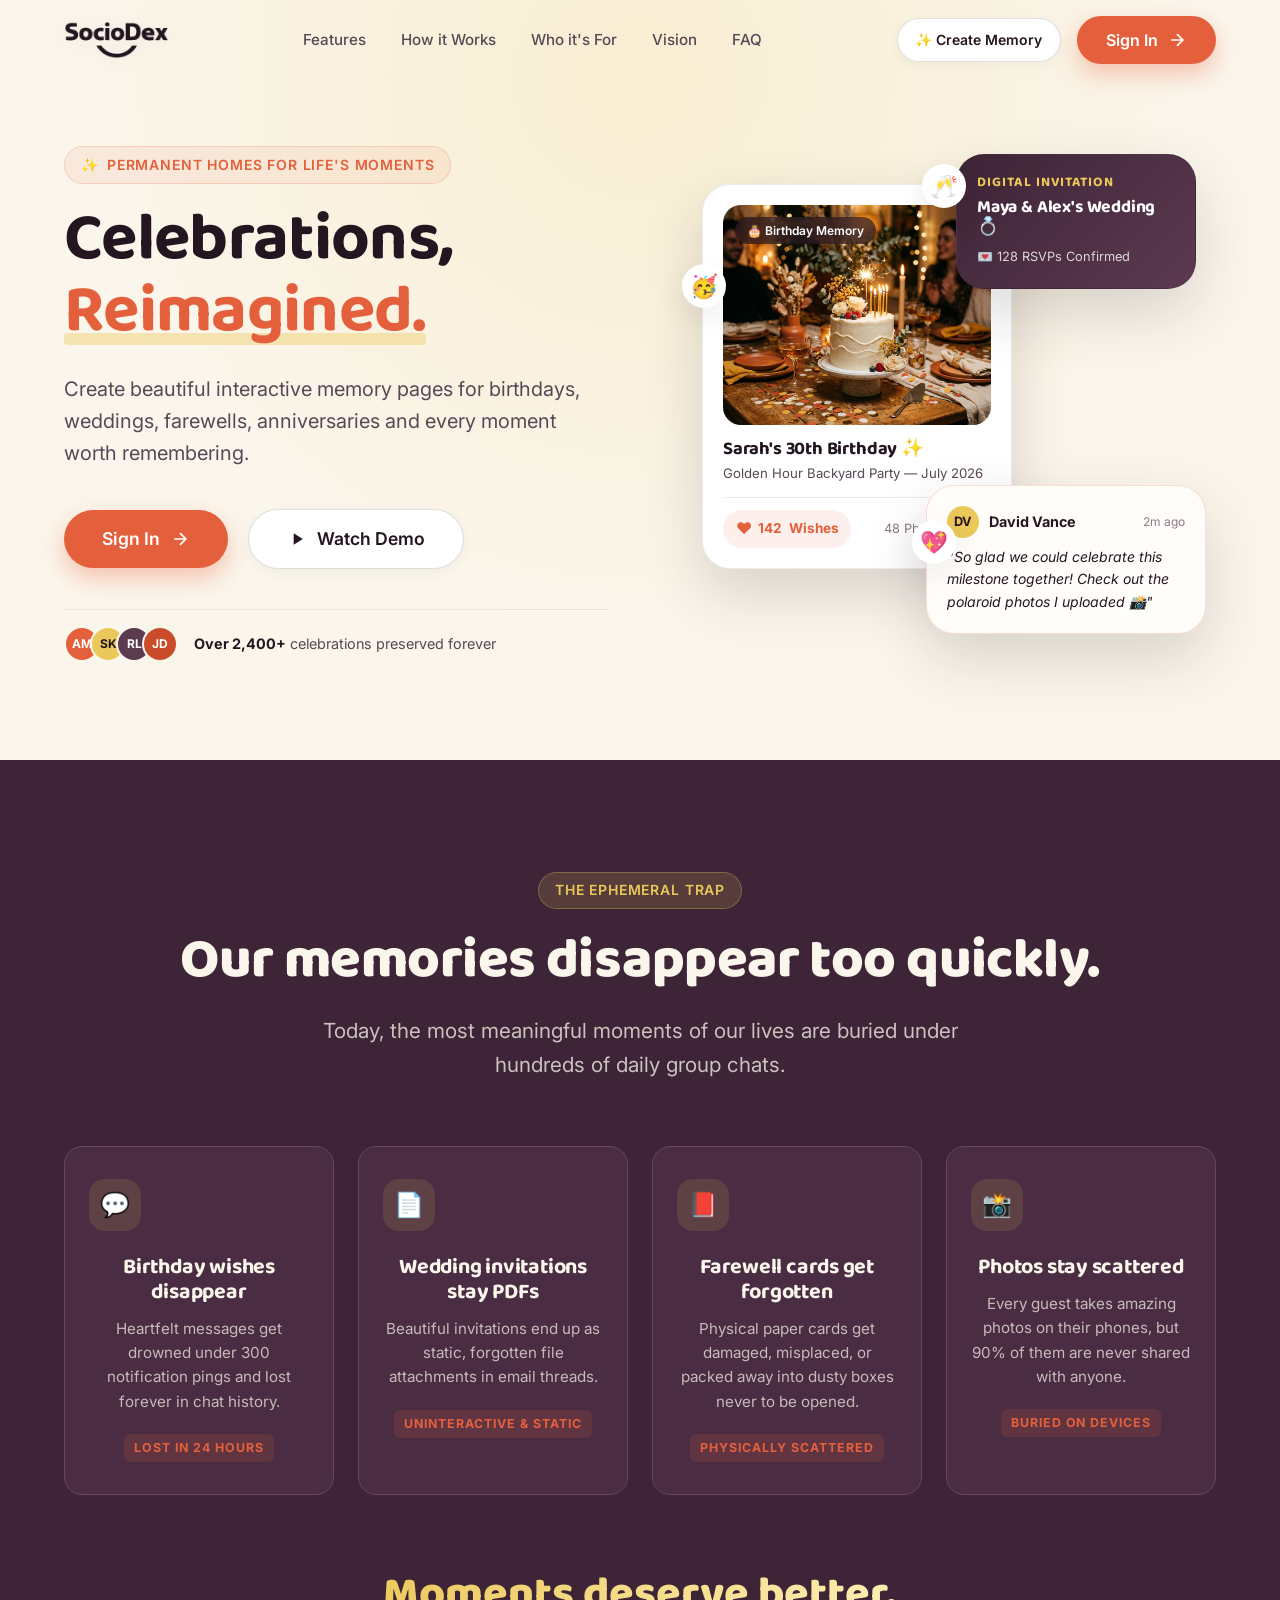
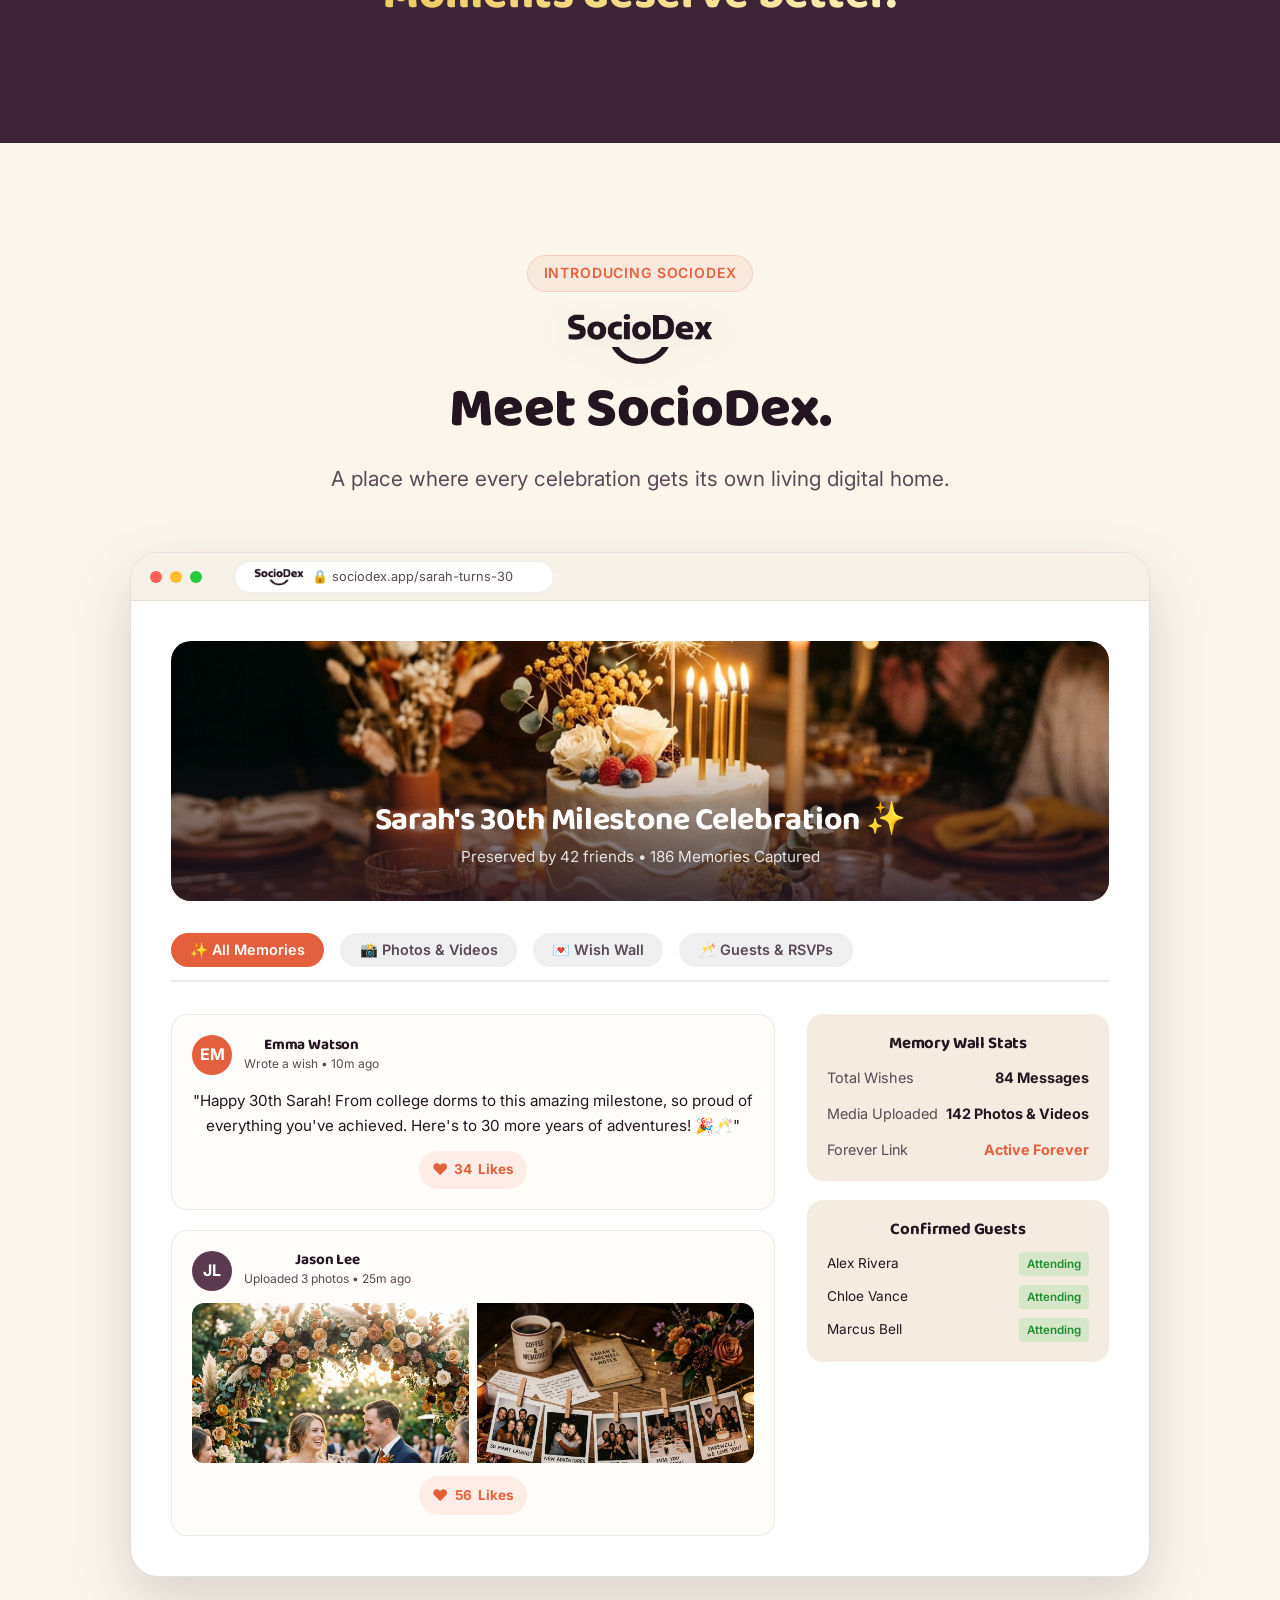
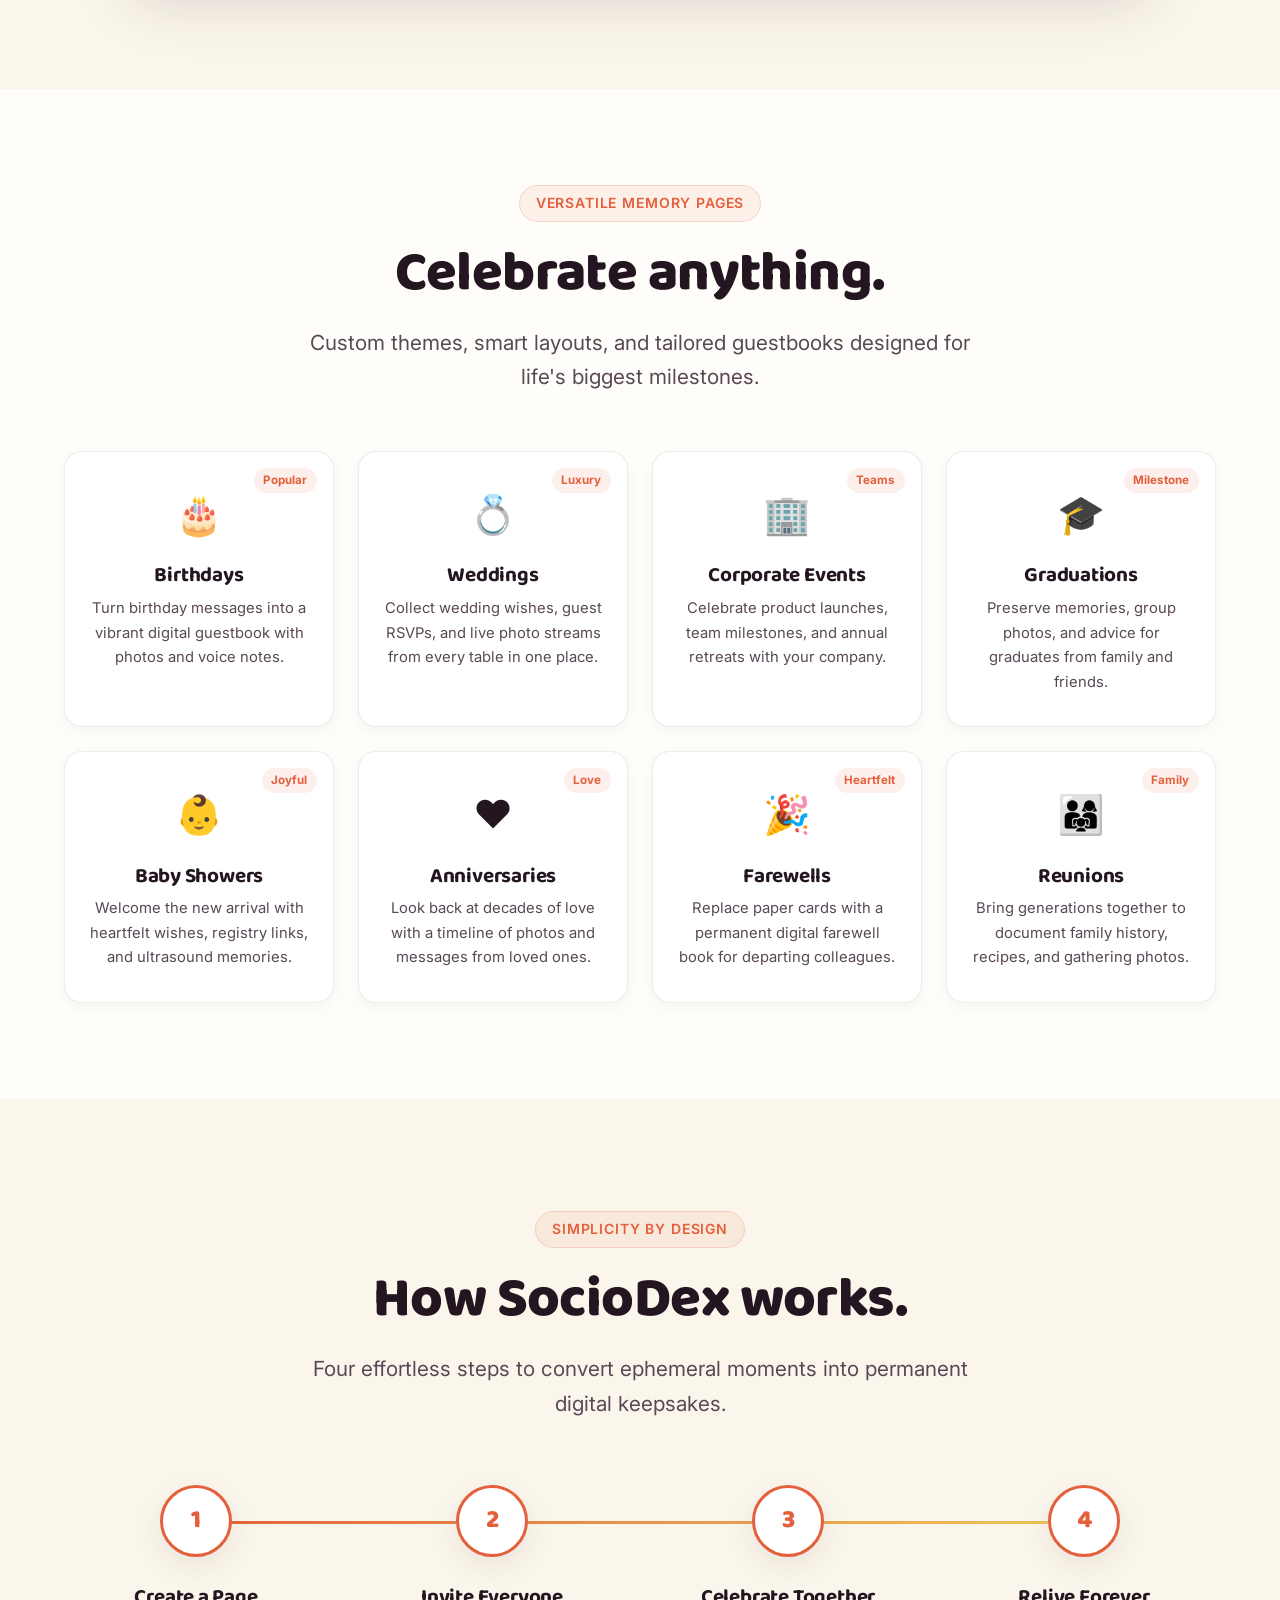
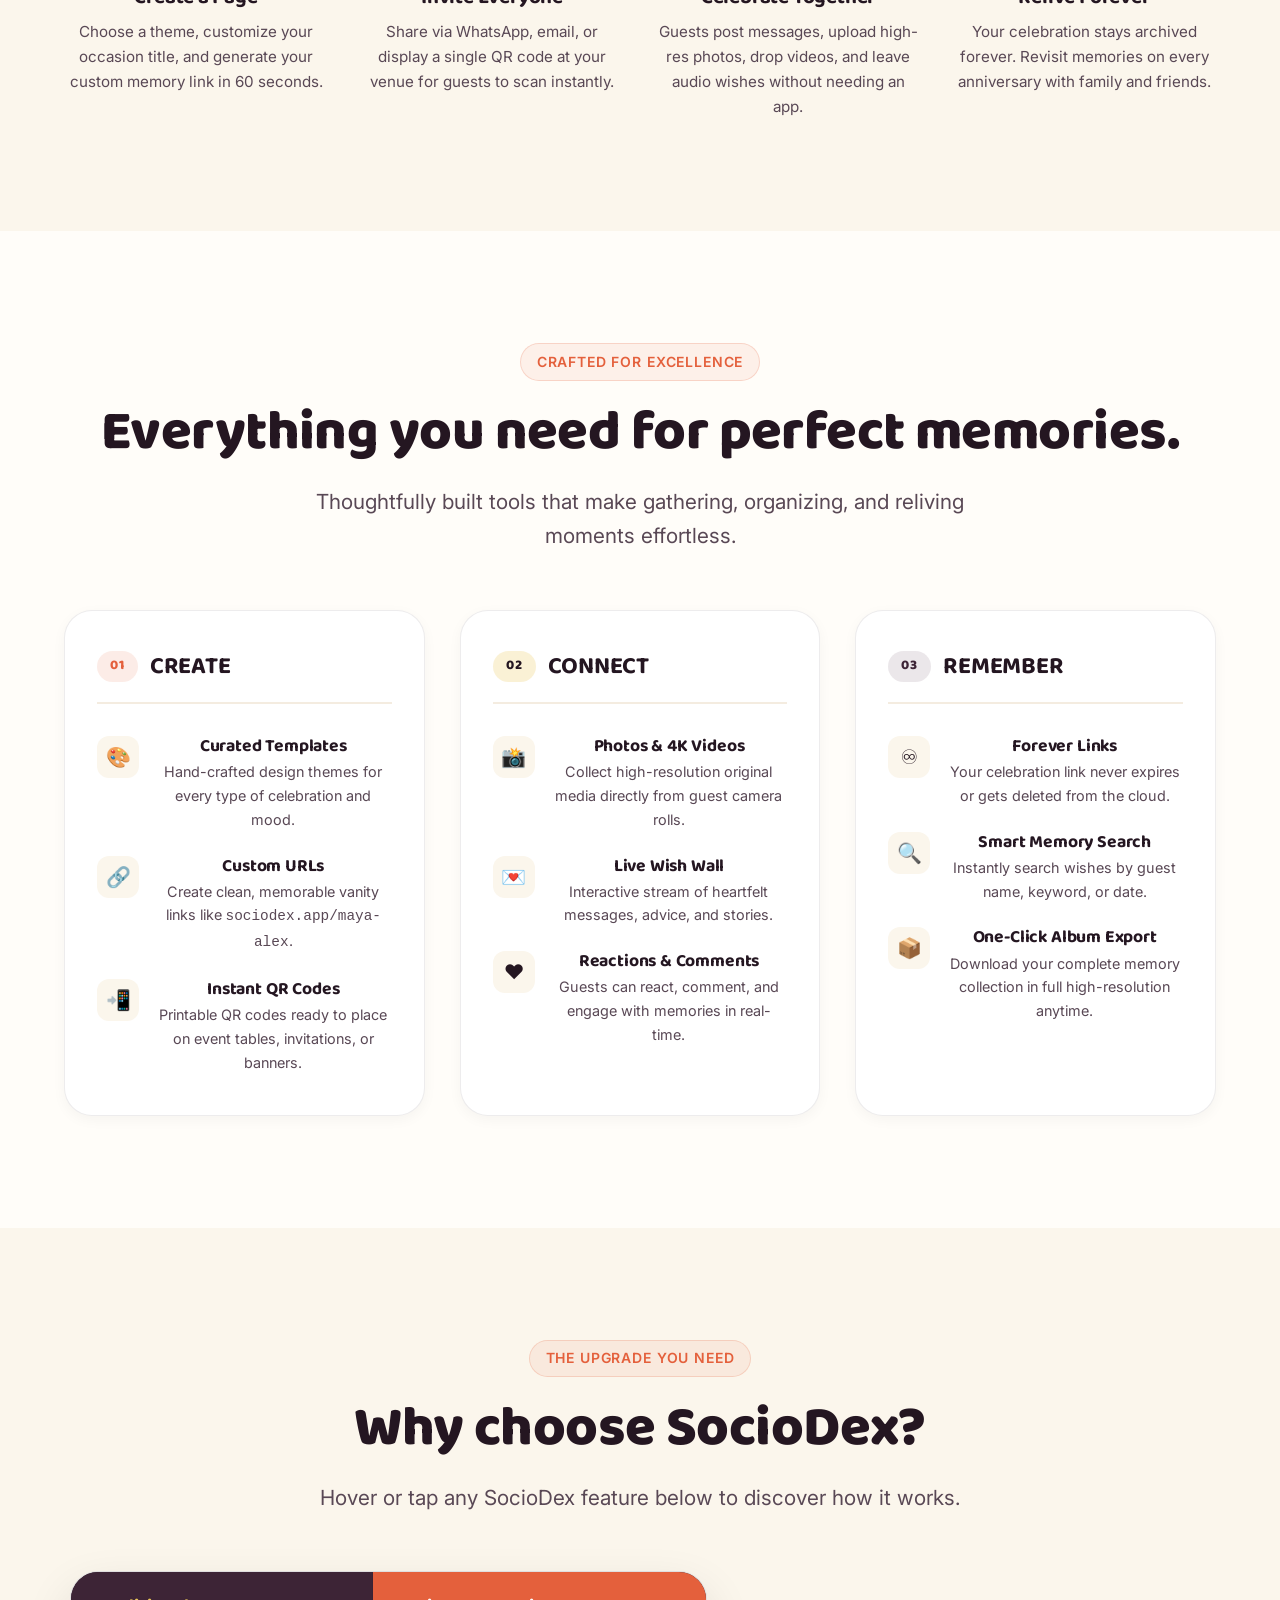
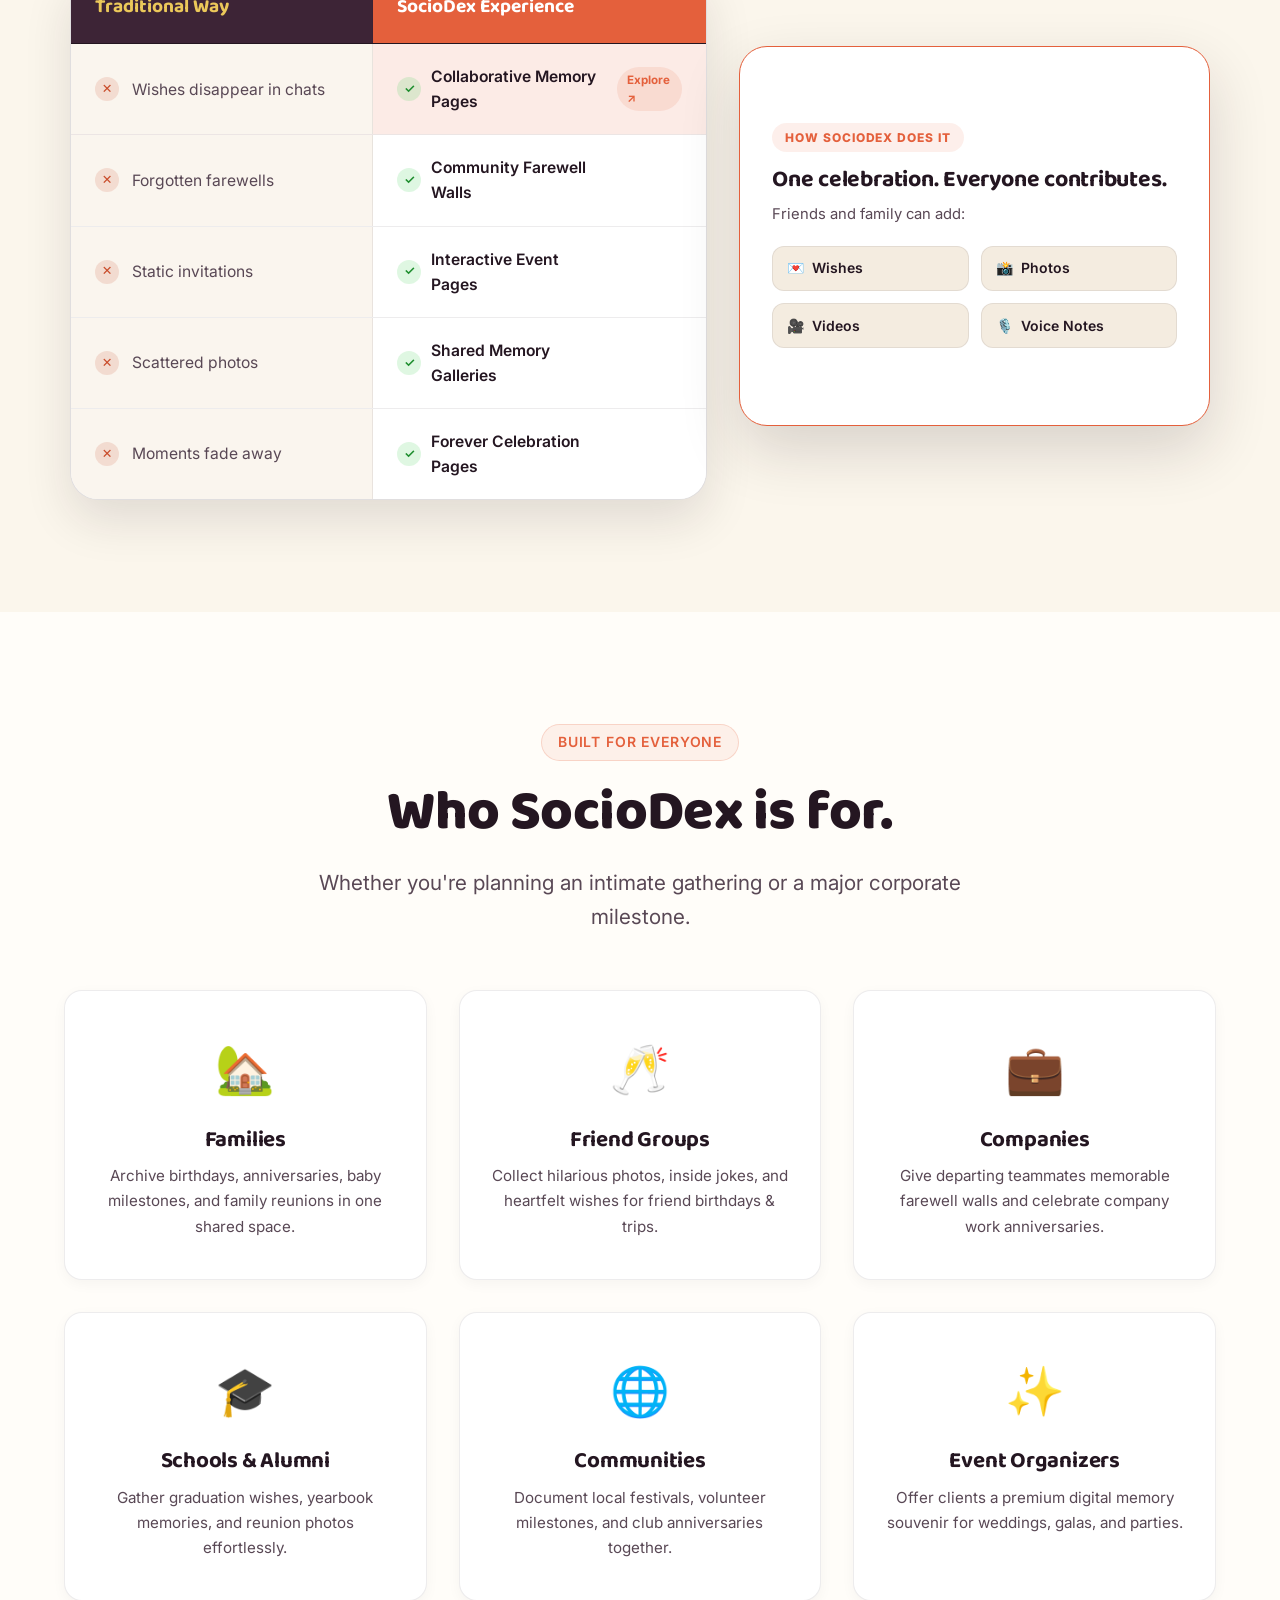
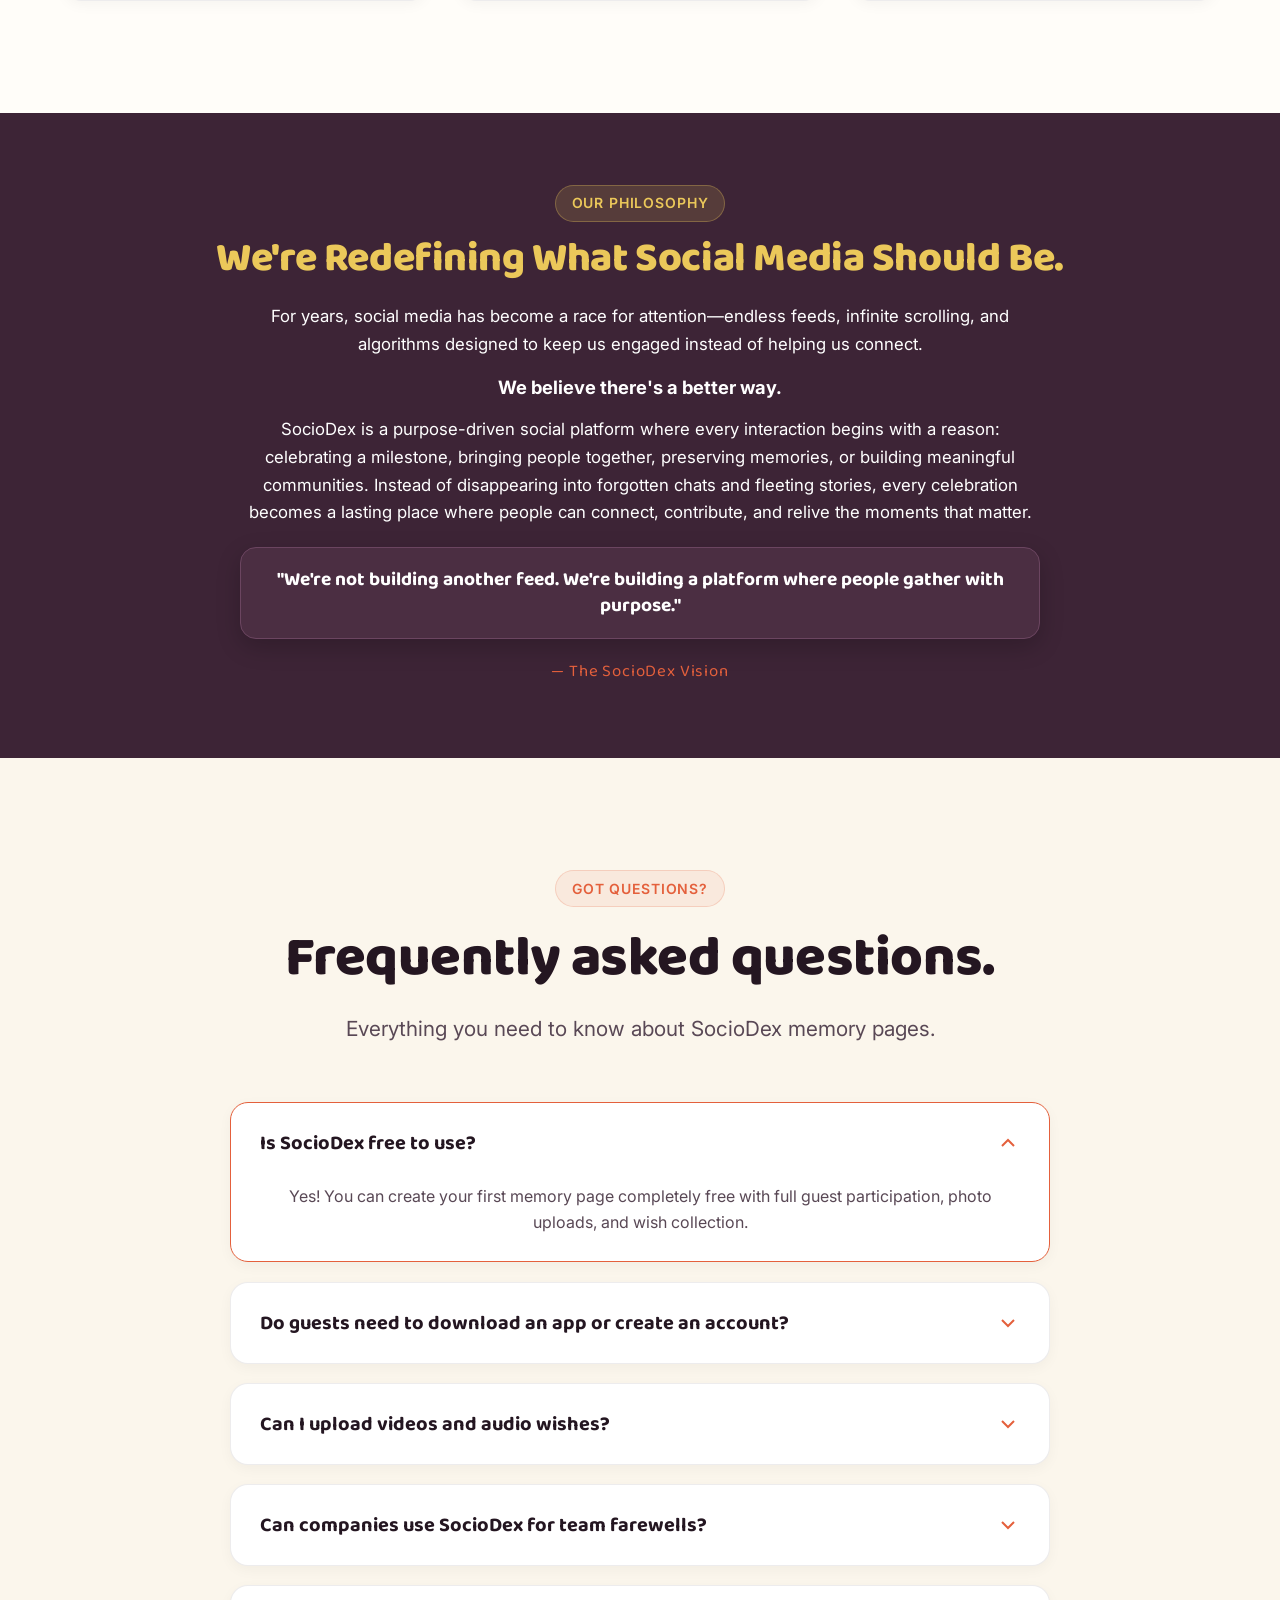
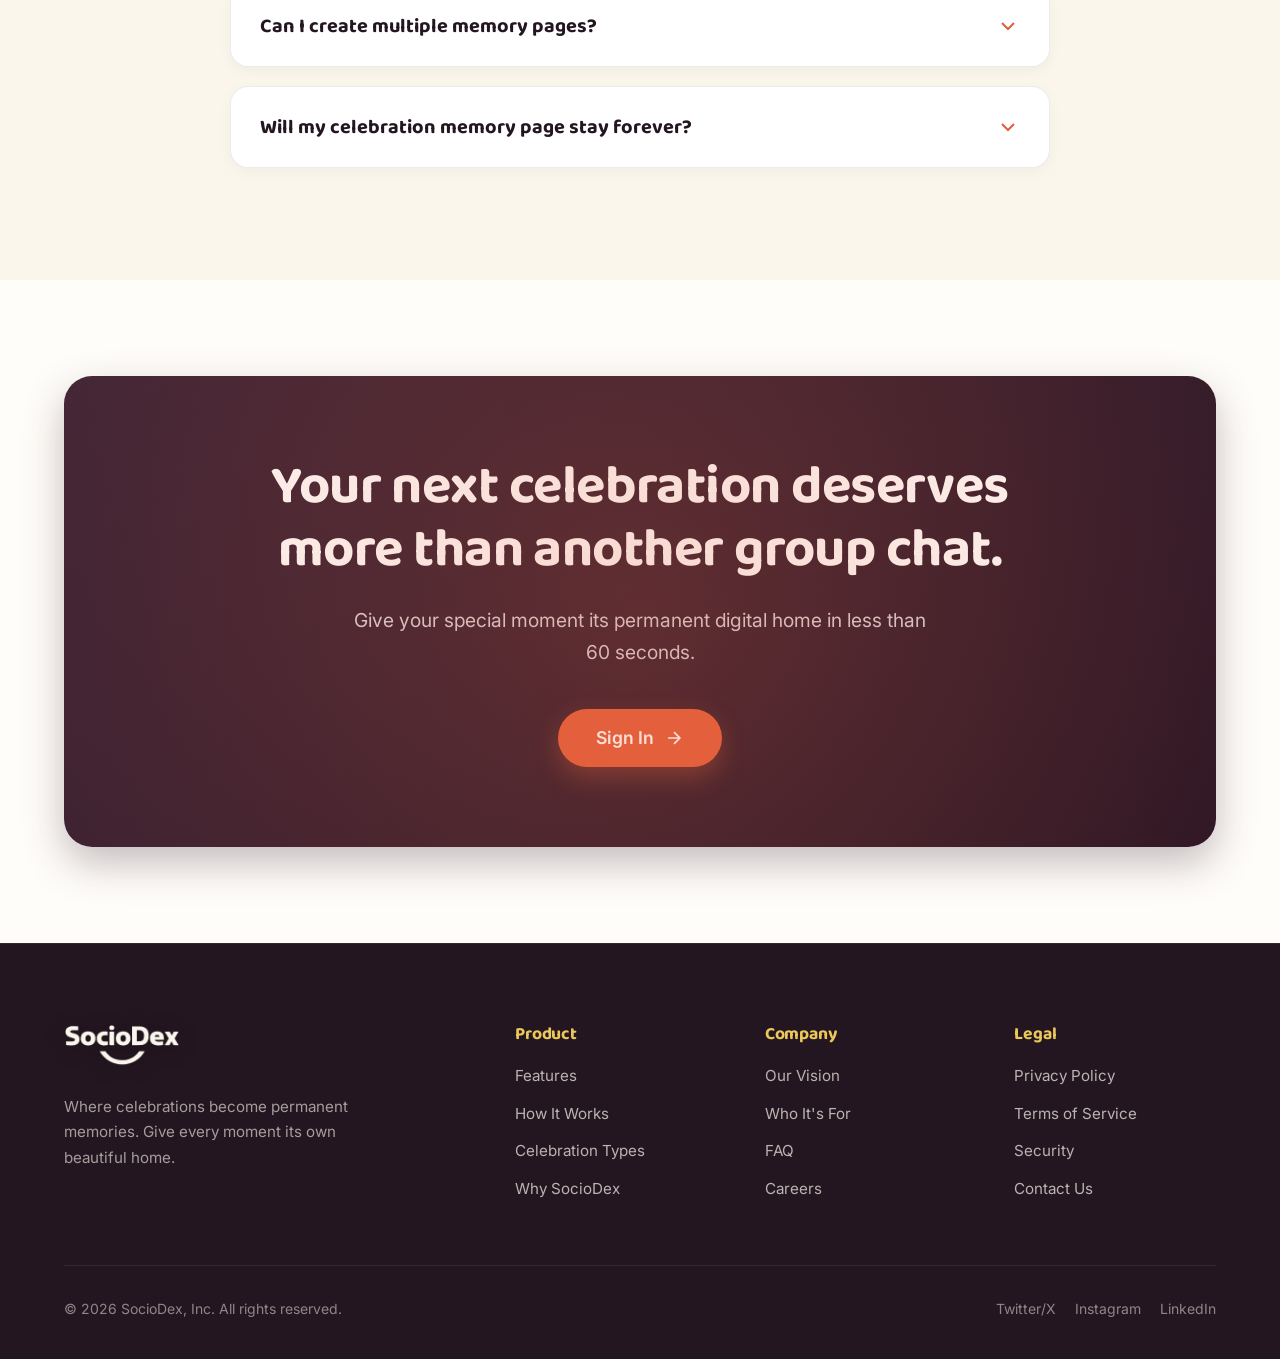
<file: index.html>
<!DOCTYPE html>
<html lang="en">
<head>
  <meta charset="UTF-8">
  <meta name="viewport" content="width=device-width, initial-scale=1.0">
  <title>SocioDex — Every celebration deserves a home</title>
  <meta name="description" content="SocioDex gives every celebration its own living digital memory page. Preserving birthdays, weddings, farewells, anniversaries, and life's moments forever.">
  
  <!-- Favicon & Stylesheet -->
  <link rel="icon" type="image/png" href="assets/images/logo_transparent.png">
  <link rel="stylesheet" href="styles.css">
  
  <!-- Preconnect Fonts -->
  <link rel="preconnect" href="https://fonts.googleapis.com">
  <link rel="preconnect" href="https://fonts.gstatic.com" crossorigin>
</head>
<body>

  <!-- Top Reading Progress Indicator -->
  <div id="scroll-progress"></div>

  <!-- Canvas Confetti Overlay -->
  <canvas id="confetti-canvas"></canvas>

  <!-- ------------------------------------------------------------------------
       NAVBAR
       ------------------------------------------------------------------------ -->
  <nav class="navbar">
    <div class="container navbar-container">
      <a href="#" class="brand-logo">
        <img src="assets/images/logo_transparent.png" alt="SocioDex Logo" class="brand-logo-img">
      </a>

      <ul class="nav-links">
        <li><a href="#features" class="nav-link">Features</a></li>
        <li><a href="#how-it-works" class="nav-link">How it Works</a></li>
        <li><a href="#who-its-for" class="nav-link">Who it's For</a></li>
        <li><a href="#vision" class="nav-link">Vision</a></li>
        <li><a href="#faq" class="nav-link">FAQ</a></li>
      </ul>

      <div class="nav-actions">
        <a href="creator.html" class="btn btn-secondary" style="padding:0.6rem 1.1rem; font-size:0.875rem;">
          ✨ Create Memory
        </a>
        <button class="btn btn-primary btn-trigger-early-access">
          Sign In
          <svg class="btn-icon" viewBox="0 0 24 24" fill="none" stroke="currentColor" stroke-width="2">
            <path d="M5 12h14M12 5l7 7-7 7"/>
          </svg>
        </button>
      </div>
    </div>
  </nav>

  <!-- ------------------------------------------------------------------------
       SECTION 1: HERO
       ------------------------------------------------------------------------ -->
  <header class="hero-section">
    <div class="container hero-grid">
      <div class="hero-content reveal-fade-up">
        <div class="eyebrow">
          <span>✨</span> Permanent Homes for Life's Moments
        </div>
        <h1 class="hero-headline">
          Celebrations, <span>Reimagined.</span>
        </h1>
        <p class="hero-subheadline">
          Create beautiful interactive memory pages for birthdays, weddings, farewells, anniversaries and every moment worth remembering.
        </p>

        <div class="hero-ctas">
          <button class="btn btn-primary btn-large btn-trigger-early-access">
            Sign In
            <svg class="btn-icon" viewBox="0 0 24 24" fill="none" stroke="currentColor" stroke-width="2">
              <path d="M5 12h14M12 5l7 7-7 7"/>
            </svg>
          </button>
          <button class="btn btn-secondary btn-large btn-trigger-demo">
            <svg width="20" height="20" viewBox="0 0 24 24" fill="currentColor">
              <path d="M8 5v14l11-7z"/>
            </svg>
            Watch Demo
          </button>
        </div>

        <div class="hero-social-proof">
          <div class="avatar-group">
            <div class="avatar-img" style="background-color: #E4603C;">AM</div>
            <div class="avatar-img" style="background-color: #EBC85A; color: #241621;">SK</div>
            <div class="avatar-img" style="background-color: #5C3A50;">RL</div>
            <div class="avatar-img" style="background-color: #C94B29;">JD</div>
          </div>
          <div class="proof-text">
            <strong>Over 2,400+</strong> celebrations preserved forever
          </div>
        </div>
      </div>

      <!-- Hero Visual Stage -->
      <div class="hero-visual-stage reveal-scale-in">
        <!-- Main Photo Card -->
        <div class="hero-card-base card-main-photo">
          <div class="card-photo-wrapper">
            <img src="assets/images/birthday.jpg" alt="Sarah's 30th Birthday">
            <span class="card-tag">🎂 Birthday Memory</span>
          </div>
          <div class="card-photo-info">
            <h4>Sarah's 30th Birthday ✨</h4>
            <p>Golden Hour Backyard Party — July 2026</p>
          </div>
          <div class="card-reactions-bar">
            <span class="like-btn-demo">
              <span class="heart-pop-icon">❤️</span> <span class="heart-count">142</span> Wishes
            </span>
            <span style="font-size: 0.8rem; color: var(--color-ink-light);">48 Photos Added</span>
          </div>
        </div>

        <!-- Invite Badge Card -->
        <div class="hero-card-base card-invite-badge">
          <h5>Digital Invitation</h5>
          <h4>Maya & Alex's Wedding 💍</h4>
          <div class="invite-avatars">
            <span>💌 128 RSVPs Confirmed</span>
          </div>
        </div>

        <!-- Wish Bubble Card -->
        <div class="hero-card-base card-wish-bubble">
          <div class="wish-header">
            <div class="wish-avatar">DV</div>
            <div class="wish-author">David Vance</div>
            <div class="wish-time">2m ago</div>
          </div>
          <div class="wish-text">
            "So glad we could celebrate this milestone together! Check out the polaroid photos I uploaded 📸"
          </div>
        </div>

        <!-- Floating Reactions -->
        <div class="floating-reaction react-1">🥳</div>
        <div class="floating-reaction react-2">💖</div>
        <div class="floating-reaction react-3">🥂</div>
      </div>
    </div>
  </header>

  <main>
    <!-- ------------------------------------------------------------------------
         SECTION 2: THE PROBLEM (DARK PLUM)
         ------------------------------------------------------------------------ -->
    <section class="problem-section" id="problem">
      <div class="container text-center">
        <div class="eyebrow eyebrow-dark reveal-fade-up">
          The Ephemeral Trap
        </div>
        <h2 class="section-heading reveal-fade-up">
          Our memories disappear too quickly.
        </h2>
        <p class="section-subtitle reveal-fade-up">
          Today, the most meaningful moments of our lives are buried under hundreds of daily group chats.
        </p>

        <div class="problem-grid">
          <div class="problem-card reveal-fade-up">
            <div class="problem-icon-wrap">💬</div>
            <h3>Birthday wishes disappear</h3>
            <p>Heartfelt messages get drowned under 300 notification pings and lost forever in chat history.</p>
            <span class="faded-status">Lost in 24 hours</span>
          </div>

          <div class="problem-card reveal-fade-up" style="transition-delay: 0.1s;">
            <div class="problem-icon-wrap">📄</div>
            <h3>Wedding invitations stay PDFs</h3>
            <p>Beautiful invitations end up as static, forgotten file attachments in email threads.</p>
            <span class="faded-status">Uninteractive & Static</span>
          </div>

          <div class="problem-card reveal-fade-up" style="transition-delay: 0.2s;">
            <div class="problem-icon-wrap">📕</div>
            <h3>Farewell cards get forgotten</h3>
            <p>Physical paper cards get damaged, misplaced, or packed away into dusty boxes never to be opened.</p>
            <span class="faded-status">Physically Scattered</span>
          </div>

          <div class="problem-card reveal-fade-up" style="transition-delay: 0.3s;">
            <div class="problem-icon-wrap">📸</div>
            <h3>Photos stay scattered</h3>
            <p>Every guest takes amazing photos on their phones, but 90% of them are never shared with anyone.</p>
            <span class="faded-status">Buried on Devices</span>
          </div>
        </div>

        <div class="problem-punchline reveal-scale-in">
          <span class="punchline-badge">Moments deserve better.</span>
        </div>
      </div>
    </section>

    <!-- ------------------------------------------------------------------------
         SECTION 3: THE SOLUTION (INTERACTIVE MOCKUP)
         ------------------------------------------------------------------------ -->
    <section class="solution-section" id="solution">
      <div class="container text-center">
        <div class="eyebrow reveal-fade-up">
          Introducing SocioDex
        </div>
        <div class="reveal-fade-up" style="margin-bottom: 0.75rem;">
          <img src="assets/images/logo_transparent.png" alt="SocioDex Logo" style="height: 54px; width: auto; margin: 0 auto; display: block; filter: drop-shadow(0 4px 14px rgba(36, 22, 33, 0.08));">
        </div>
        <h2 class="section-heading reveal-fade-up" style="margin-top: 0.2rem;">
          Meet SocioDex.
        </h2>
        <p class="section-subtitle reveal-fade-up">
          A place where every celebration gets its own living digital home.
        </p>

        <!-- Interactive Mockup Stage -->
        <div class="mockup-wrapper reveal-scale-in">
          <div class="mockup-header-bar">
            <div class="mac-btn mac-close"></div>
            <div class="mac-btn mac-min"></div>
            <div class="mac-btn mac-max"></div>
            <div class="mockup-address-bar">
              <img src="assets/images/logo_transparent.png" alt="SocioDex" style="height: 18px; width: auto; display: inline-block;">
              <span>🔒 sociodex.app/sarah-turns-30</span>
            </div>
          </div>

          <div class="mockup-body">
            <!-- Mockup Banner -->
            <div class="mockup-hero-banner">
              <img src="assets/images/birthday.jpg" alt="Sarah's 30th Celebration">
              <div class="mockup-banner-overlay">
                <h3>Sarah's 30th Milestone Celebration ✨</h3>
                <p>Preserved by 42 friends • 186 Memories Captured</p>
              </div>
            </div>

            <!-- Mockup Nav Tabs -->
            <div class="mockup-nav-tabs">
              <button class="mockup-tab active" data-category="all">✨ All Memories</button>
              <button class="mockup-tab" data-category="photos">📸 Photos & Videos</button>
              <button class="mockup-tab" data-category="wishes">💌 Wish Wall</button>
              <button class="mockup-tab" data-category="rsvps">🥂 Guests & RSVPs</button>
            </div>

            <!-- Mockup Grid Content -->
            <div class="mockup-content-grid">
              <div class="mockup-feed-column">
                <div class="feed-card feed-card-dynamic" data-category="wishes">
                  <div class="feed-card-header">
                    <div class="feed-avatar" style="background-color: var(--color-terracotta);">EM</div>
                    <div class="feed-user">
                      <h5>Emma Watson</h5>
                      <p>Wrote a wish • 10m ago</p>
                    </div>
                  </div>
                  <p style="font-size: 0.95rem; color: var(--color-ink);">
                    "Happy 30th Sarah! From college dorms to this amazing milestone, so proud of everything you've achieved. Here's to 30 more years of adventures! 🎉🥂"
                  </p>
                  <div style="margin-top: 0.8rem;">
                    <span class="like-btn-demo">
                      <span class="heart-pop-icon">❤️</span> <span class="heart-count">34</span> Likes
                    </span>
                  </div>
                </div>

                <div class="feed-card feed-card-dynamic" data-category="photos">
                  <div class="feed-card-header">
                    <div class="feed-avatar" style="background-color: var(--color-soft-plum);">JL</div>
                    <div class="feed-user">
                      <h5>Jason Lee</h5>
                      <p>Uploaded 3 photos • 25m ago</p>
                    </div>
                  </div>
                  <div style="display: grid; grid-template-columns: 1fr 1fr; gap: 0.5rem; margin-bottom: 0.8rem; border-radius: 12px; overflow: hidden; height: 160px;">
                    <img src="assets/images/wedding.jpg" style="width:100%; height:100%; object-fit:cover;" alt="Photo memory">
                    <img src="assets/images/farewell.jpg" style="width:100%; height:100%; object-fit:cover;" alt="Photo memory 2">
                  </div>
                  <div>
                    <span class="like-btn-demo">
                      <span class="heart-pop-icon">❤️</span> <span class="heart-count">56</span> Likes
                    </span>
                  </div>
                </div>
              </div>

              <!-- Sidebar Column -->
              <div class="mockup-sidebar-column">
                <div class="sidebar-box">
                  <h4>Memory Wall Stats</h4>
                  <div style="display: flex; flex-direction: column; gap: 0.8rem; font-size: 0.9rem;">
                    <div style="display: flex; justify-content: space-between;">
                      <span style="color: var(--color-ink-muted);">Total Wishes</span>
                      <strong>84 Messages</strong>
                    </div>
                    <div style="display: flex; justify-content: space-between;">
                      <span style="color: var(--color-ink-muted);">Media Uploaded</span>
                      <strong>142 Photos & Videos</strong>
                    </div>
                    <div style="display: flex; justify-content: space-between;">
                      <span style="color: var(--color-ink-muted);">Forever Link</span>
                      <strong style="color: var(--color-terracotta);">Active Forever</strong>
                    </div>
                  </div>
                </div>

                <div class="sidebar-box">
                  <h4>Confirmed Guests</h4>
                  <div class="guest-list-mini">
                    <div class="guest-item">
                      <span>Alex Rivera</span>
                      <span class="guest-status">Attending</span>
                    </div>
                    <div class="guest-item">
                      <span>Chloe Vance</span>
                      <span class="guest-status">Attending</span>
                    </div>
                    <div class="guest-item">
                      <span>Marcus Bell</span>
                      <span class="guest-status">Attending</span>
                    </div>
                  </div>
                </div>
              </div>
            </div>

          </div>
        </div>
      </div>
    </section>

    <!-- ------------------------------------------------------------------------
         SECTION 4: CELEBRATE ANYTHING
         ------------------------------------------------------------------------ -->
    <section class="celebrate-section" id="celebrate">
      <div class="container text-center">
        <div class="eyebrow reveal-fade-up">
          Versatile Memory Pages
        </div>
        <h2 class="section-heading reveal-fade-up">
          Celebrate anything.
        </h2>
        <p class="section-subtitle reveal-fade-up">
          Custom themes, smart layouts, and tailored guestbooks designed for life's biggest milestones.
        </p>

        <div class="celebrate-grid">
          <div class="celebrate-card reveal-fade-up">
            <span class="celebrate-pill">Popular</span>
            <div class="celebrate-icon-box">🎂</div>
            <h3>Birthdays</h3>
            <p>Turn birthday messages into a vibrant digital guestbook with photos and voice notes.</p>
          </div>

          <div class="celebrate-card reveal-fade-up" style="transition-delay: 0.1s;">
            <span class="celebrate-pill">Luxury</span>
            <div class="celebrate-icon-box">💍</div>
            <h3>Weddings</h3>
            <p>Collect wedding wishes, guest RSVPs, and live photo streams from every table in one place.</p>
          </div>

          <div class="celebrate-card reveal-fade-up" style="transition-delay: 0.15s;">
            <span class="celebrate-pill">Teams</span>
            <div class="celebrate-icon-box">🏢</div>
            <h3>Corporate Events</h3>
            <p>Celebrate product launches, team milestones, and annual retreats with your company.</p>
          </div>

          <div class="celebrate-card reveal-fade-up" style="transition-delay: 0.2s;">
            <span class="celebrate-pill">Milestone</span>
            <div class="celebrate-icon-box">🎓</div>
            <h3>Graduations</h3>
            <p>Preserve memories, group photos, and advice for graduates from family and friends.</p>
          </div>

          <div class="celebrate-card reveal-fade-up" style="transition-delay: 0.25s;">
            <span class="celebrate-pill">Joyful</span>
            <div class="celebrate-icon-box">👶</div>
            <h3>Baby Showers</h3>
            <p>Welcome the new arrival with heartfelt wishes, registry links, and ultrasound memories.</p>
          </div>

          <div class="celebrate-card reveal-fade-up" style="transition-delay: 0.3s;">
            <span class="celebrate-pill">Love</span>
            <div class="celebrate-icon-box">❤️</div>
            <h3>Anniversaries</h3>
            <p>Look back at decades of love with a timeline of photos and messages from loved ones.</p>
          </div>

          <div class="celebrate-card reveal-fade-up" style="transition-delay: 0.35s;">
            <span class="celebrate-pill">Heartfelt</span>
            <div class="celebrate-icon-box">🎉</div>
            <h3>Farewells</h3>
            <p>Replace paper cards with a permanent digital farewell book for departing colleagues.</p>
          </div>

          <div class="celebrate-card reveal-fade-up" style="transition-delay: 0.4s;">
            <span class="celebrate-pill">Family</span>
            <div class="celebrate-icon-box">👨‍👩‍👧</div>
            <h3>Reunions</h3>
            <p>Bring generations together to document family history, recipes, and gathering photos.</p>
          </div>
        </div>
      </div>
    </section>

    <!-- ------------------------------------------------------------------------
         SECTION 5: HOW IT WORKS
         ------------------------------------------------------------------------ -->
    <section class="how-section" id="how-it-works">
      <div class="container text-center">
        <div class="eyebrow reveal-fade-up">
          Simplicity by Design
        </div>
        <h2 class="section-heading reveal-fade-up">
          How SocioDex works.
        </h2>
        <p class="section-subtitle reveal-fade-up">
          Four effortless steps to convert ephemeral moments into permanent digital keepsakes.
        </p>

        <div class="timeline-wrapper">
          <div class="timeline-line"></div>

          <div class="timeline-step reveal-fade-up">
            <div class="step-node">1</div>
            <div class="step-content">
              <h3>Create a Page</h3>
              <p>Choose a theme, customize your occasion title, and generate your custom memory link in 60 seconds.</p>
            </div>
          </div>

          <div class="timeline-step reveal-fade-up" style="transition-delay: 0.15s;">
            <div class="step-node">2</div>
            <div class="step-content">
              <h3>Invite Everyone</h3>
              <p>Share via WhatsApp, email, or display a single QR code at your venue for guests to scan instantly.</p>
            </div>
          </div>

          <div class="timeline-step reveal-fade-up" style="transition-delay: 0.3s;">
            <div class="step-node">3</div>
            <div class="step-content">
              <h3>Celebrate Together</h3>
              <p>Guests post messages, upload high-res photos, drop videos, and leave audio wishes without needing an app.</p>
            </div>
          </div>

          <div class="timeline-step reveal-fade-up" style="transition-delay: 0.45s;">
            <div class="step-node">4</div>
            <div class="step-content">
              <h3>Relive Forever</h3>
              <p>Your celebration stays archived forever. Revisit memories on every anniversary with family and friends.</p>
            </div>
          </div>
        </div>
      </div>
    </section>

    <!-- ------------------------------------------------------------------------
         SECTION 6: FEATURES MATRIX
         ------------------------------------------------------------------------ -->
    <section class="features-section" id="features">
      <div class="container text-center">
        <div class="eyebrow reveal-fade-up">
          Crafted for Excellence
        </div>
        <h2 class="section-heading reveal-fade-up">
          Everything you need for perfect memories.
        </h2>
        <p class="section-subtitle reveal-fade-up">
          Thoughtfully built tools that make gathering, organizing, and reliving moments effortless.
        </p>

        <div class="features-matrix">
          <!-- Column 1: CREATE -->
          <div class="feature-column reveal-fade-up">
            <div class="column-header">
              <span class="column-badge badge-create">01</span>
              <h3>CREATE</h3>
            </div>
            <div class="feature-list">
              <div class="feature-item">
                <div class="feature-icon-box">🎨</div>
                <div class="feature-info">
                  <h4>Curated Templates</h4>
                  <p>Hand-crafted design themes for every type of celebration and mood.</p>
                </div>
              </div>
              <div class="feature-item">
                <div class="feature-icon-box">🔗</div>
                <div class="feature-info">
                  <h4>Custom URLs</h4>
                  <p>Create clean, memorable vanity links like <code>sociodex.app/maya-alex</code>.</p>
                </div>
              </div>
              <div class="feature-item">
                <div class="feature-icon-box">📲</div>
                <div class="feature-info">
                  <h4>Instant QR Codes</h4>
                  <p>Printable QR codes ready to place on event tables, invitations, or banners.</p>
                </div>
              </div>
            </div>
          </div>

          <!-- Column 2: CONNECT -->
          <div class="feature-column reveal-fade-up" style="transition-delay: 0.15s;">
            <div class="column-header">
              <span class="column-badge badge-connect">02</span>
              <h3>CONNECT</h3>
            </div>
            <div class="feature-list">
              <div class="feature-item">
                <div class="feature-icon-box">📸</div>
                <div class="feature-info">
                  <h4>Photos & 4K Videos</h4>
                  <p>Collect high-resolution original media directly from guest camera rolls.</p>
                </div>
              </div>
              <div class="feature-item">
                <div class="feature-icon-box">💌</div>
                <div class="feature-info">
                  <h4>Live Wish Wall</h4>
                  <p>Interactive stream of heartfelt messages, advice, and stories.</p>
                </div>
              </div>
              <div class="feature-item">
                <div class="feature-icon-box">❤️</div>
                <div class="feature-info">
                  <h4>Reactions & Comments</h4>
                  <p>Guests can react, comment, and engage with memories in real-time.</p>
                </div>
              </div>
            </div>
          </div>

          <!-- Column 3: REMEMBER -->
          <div class="feature-column reveal-fade-up" style="transition-delay: 0.3s;">
            <div class="column-header">
              <span class="column-badge badge-remember">03</span>
              <h3>REMEMBER</h3>
            </div>
            <div class="feature-list">
              <div class="feature-item">
                <div class="feature-icon-box">♾️</div>
                <div class="feature-info">
                  <h4>Forever Links</h4>
                  <p>Your celebration link never expires or gets deleted from the cloud.</p>
                </div>
              </div>
              <div class="feature-item">
                <div class="feature-icon-box">🔍</div>
                <div class="feature-info">
                  <h4>Smart Memory Search</h4>
                  <p>Instantly search wishes by guest name, keyword, or date.</p>
                </div>
              </div>
              <div class="feature-item">
                <div class="feature-icon-box">📦</div>
                <div class="feature-info">
                  <h4>One-Click Album Export</h4>
                  <p>Download your complete memory collection in full high-resolution anytime.</p>
                </div>
              </div>
            </div>
          </div>
        </div>
      </div>
    </section>

    <!-- ------------------------------------------------------------------------
         SECTION 7: WHY SOCIODEX (COMPARISON TABLE)
         ------------------------------------------------------------------------ -->
    <section class="why-section" id="why">
      <div class="container text-center">
        <div class="eyebrow reveal-fade-up">
          The Upgrade You Need
        </div>
        <h2 class="section-heading reveal-fade-up">
          Why choose SocioDex?
        </h2>
        <p class="section-subtitle reveal-fade-up">
          Hover or tap any SocioDex feature below to discover how it works.
        </p>

        <div class="why-discovery-container reveal-scale-in">
          <!-- Left Column: Minimal Comparison Table -->
          <div class="comparison-table-wrapper">
            <div class="table-row table-header-row">
              <div class="table-cell cell-traditional">Traditional Way</div>
              <div class="table-cell cell-sociodex">SocioDex Experience</div>
            </div>

            <!-- Row 1 -->
            <div class="table-row interactive-row active" data-feature="1">
              <div class="table-cell cell-traditional">
                <span class="status-icon status-cross">✕</span>
                <span>Wishes disappear in chats</span>
              </div>
              <div class="table-cell cell-sociodex">
                <span style="display: flex; align-items: center; gap: 0.6rem;">
                  <span class="status-icon status-check">✓</span>
                  <span class="feature-title-text">Collaborative Memory Pages</span>
                </span>
                <span class="hover-hint-badge">Explore ↗</span>
              </div>
              <div class="mobile-feature-card">
                <h4>One celebration. Everyone contributes.</h4>
                <p>Friends and family can add:</p>
                <ul class="feature-card-list">
                  <li><span>💌</span> Wishes</li>
                  <li><span>📸</span> Photos</li>
                  <li><span>🎥</span> Videos</li>
                  <li><span>🎙️</span> Voice Notes</li>
                </ul>
              </div>
            </div>

            <!-- Row 2 -->
            <div class="table-row interactive-row" data-feature="2">
              <div class="table-cell cell-traditional">
                <span class="status-icon status-cross">✕</span>
                <span>Forgotten farewells</span>
              </div>
              <div class="table-cell cell-sociodex">
                <span style="display: flex; align-items: center; gap: 0.6rem;">
                  <span class="status-icon status-check">✓</span>
                  <span class="feature-title-text">Community Farewell Walls</span>
                </span>
                <span class="hover-hint-badge">Explore ↗</span>
              </div>
              <div class="mobile-feature-card">
                <h4>Celebrate the impact someone leaves behind.</h4>
                <p>Colleagues, seniors, juniors, and friends can contribute:</p>
                <ul class="feature-card-list">
                  <li><span>💬</span> Personal Stories</li>
                  <li><span>💌</span> Farewell Wishes</li>
                  <li><span>📸</span> Photos</li>
                  <li><span>❤️</span> Team Memories</li>
                </ul>
              </div>
            </div>

            <!-- Row 3 -->
            <div class="table-row interactive-row" data-feature="3">
              <div class="table-cell cell-traditional">
                <span class="status-icon status-cross">✕</span>
                <span>Static invitations</span>
              </div>
              <div class="table-cell cell-sociodex">
                <span style="display: flex; align-items: center; gap: 0.6rem;">
                  <span class="status-icon status-check">✓</span>
                  <span class="feature-title-text">Interactive Event Pages</span>
                </span>
                <span class="hover-hint-badge">Explore ↗</span>
              </div>
              <div class="mobile-feature-card">
                <h4>The invitation becomes the celebration.</h4>
                <p>Guests can:</p>
                <ul class="feature-card-list">
                  <li><span>✅</span> RSVP</li>
                  <li><span>💌</span> Leave Wishes</li>
                  <li><span>📸</span> Upload Photos</li>
                  <li><span>🎥</span> Share Videos</li>
                </ul>
                <div class="card-footer-note">✨ Even after the event ends.</div>
              </div>
            </div>

            <!-- Row 4 -->
            <div class="table-row interactive-row" data-feature="4">
              <div class="table-cell cell-traditional">
                <span class="status-icon status-cross">✕</span>
                <span>Scattered photos</span>
              </div>
              <div class="table-cell cell-sociodex">
                <span style="display: flex; align-items: center; gap: 0.6rem;">
                  <span class="status-icon status-check">✓</span>
                  <span class="feature-title-text">Shared Memory Galleries</span>
                </span>
                <span class="hover-hint-badge">Explore ↗</span>
              </div>
              <div class="mobile-feature-card">
                <h4>Every memory belongs together.</h4>
                <p>Automatically collect:</p>
                <ul class="feature-card-list">
                  <li><span>📸</span> Photos</li>
                  <li><span>🎥</span> Videos</li>
                  <li><span>🗂️</span> Shared Albums</li>
                  <li><span>🕒</span> Event Timeline</li>
                </ul>
                <div class="card-footer-note">📱 Instead of keeping memories scattered across multiple devices.</div>
              </div>
            </div>

            <!-- Row 5 -->
            <div class="table-row interactive-row" data-feature="5">
              <div class="table-cell cell-traditional">
                <span class="status-icon status-cross">✕</span>
                <span>Moments fade away</span>
              </div>
              <div class="table-cell cell-sociodex">
                <span style="display: flex; align-items: center; gap: 0.6rem;">
                  <span class="status-icon status-check">✓</span>
                  <span class="feature-title-text">Forever Celebration Pages</span>
                </span>
                <span class="hover-hint-badge">Explore ↗</span>
              </div>
              <div class="mobile-feature-card">
                <h4>Revisit meaningful moments anytime.</h4>
                <p>Every celebration is preserved with:</p>
                <ul class="feature-card-list">
                  <li><span>💌</span> Wishes</li>
                  <li><span>📸</span> Photos</li>
                  <li><span>🎥</span> Videos</li>
                  <li><span>🕒</span> Timeline</li>
                  <li><span>🔗</span> Forever Link</li>
                </ul>
              </div>
            </div>
          </div>

          <!-- Right Column: Desktop Feature Discovery Stage -->
          <div class="desktop-feature-stage">
            <!-- Card 1 -->
            <div class="discovery-card active" id="discovery-card-1">
              <span class="card-badge">HOW SOCIODEX DOES IT</span>
              <h3 class="card-headline">One celebration. Everyone contributes.</h3>
              <p class="card-subtext">Friends and family can add:</p>
              <div class="card-grid-chips">
                <div class="chip-item"><span>💌</span> Wishes</div>
                <div class="chip-item"><span>📸</span> Photos</div>
                <div class="chip-item"><span>🎥</span> Videos</div>
                <div class="chip-item"><span>🎙️</span> Voice Notes</div>
              </div>
            </div>

            <!-- Card 2 -->
            <div class="discovery-card" id="discovery-card-2">
              <span class="card-badge">HOW SOCIODEX DOES IT</span>
              <h3 class="card-headline">Celebrate the impact someone leaves behind.</h3>
              <p class="card-subtext">Colleagues, seniors, juniors, and friends can contribute:</p>
              <div class="card-grid-chips">
                <div class="chip-item"><span>💬</span> Personal Stories</div>
                <div class="chip-item"><span>💌</span> Farewell Wishes</div>
                <div class="chip-item"><span>📸</span> Photos</div>
                <div class="chip-item"><span>❤️</span> Team Memories</div>
              </div>
            </div>

            <!-- Card 3 -->
            <div class="discovery-card" id="discovery-card-3">
              <span class="card-badge">HOW SOCIODEX DOES IT</span>
              <h3 class="card-headline">The invitation becomes the celebration.</h3>
              <p class="card-subtext">Guests can:</p>
              <div class="card-grid-chips">
                <div class="chip-item"><span>✅</span> RSVP</div>
                <div class="chip-item"><span>💌</span> Leave Wishes</div>
                <div class="chip-item"><span>📸</span> Upload Photos</div>
                <div class="chip-item"><span>🎥</span> Share Videos</div>
              </div>
              <div class="card-note">✨ Even after the event ends.</div>
            </div>

            <!-- Card 4 -->
            <div class="discovery-card" id="discovery-card-4">
              <span class="card-badge">HOW SOCIODEX DOES IT</span>
              <h3 class="card-headline">Every memory belongs together.</h3>
              <p class="card-subtext">Automatically collect:</p>
              <div class="card-grid-chips">
                <div class="chip-item"><span>📸</span> Photos</div>
                <div class="chip-item"><span>🎥</span> Videos</div>
                <div class="chip-item"><span>🗂️</span> Shared Albums</div>
                <div class="chip-item"><span>🕒</span> Event Timeline</div>
              </div>
              <div class="card-note">📱 Instead of keeping memories scattered across multiple devices.</div>
            </div>

            <!-- Card 5 -->
            <div class="discovery-card" id="discovery-card-5">
              <span class="card-badge">HOW SOCIODEX DOES IT</span>
              <h3 class="card-headline">Revisit meaningful moments anytime.</h3>
              <p class="card-subtext">Every celebration is preserved with:</p>
              <div class="card-grid-chips">
                <div class="chip-item"><span>💌</span> Wishes</div>
                <div class="chip-item"><span>📸</span> Photos</div>
                <div class="chip-item"><span>🎥</span> Videos</div>
                <div class="chip-item"><span>🕒</span> Timeline</div>
                <div class="chip-item full-width"><span>🔗</span> Shareable Forever Link</div>
              </div>
            </div>
          </div>
        </div>
      </div>
    </section>

    <!-- ------------------------------------------------------------------------
         SECTION 8: WHO IT'S FOR
         ------------------------------------------------------------------------ -->
    <section class="audience-section" id="who-its-for">
      <div class="container text-center">
        <div class="eyebrow reveal-fade-up">
          Built for Everyone
        </div>
        <h2 class="section-heading reveal-fade-up">
          Who SocioDex is for.
        </h2>
        <p class="section-subtitle reveal-fade-up">
          Whether you're planning an intimate gathering or a major corporate milestone.
        </p>

        <div class="audience-grid">
          <div class="audience-card reveal-fade-up">
            <div class="audience-icon">🏡</div>
            <h3>Families</h3>
            <p>Archive birthdays, anniversaries, baby milestones, and family reunions in one shared space.</p>
          </div>

          <div class="audience-card reveal-fade-up" style="transition-delay: 0.1s;">
            <div class="audience-icon">🥂</div>
            <h3>Friend Groups</h3>
            <p>Collect hilarious photos, inside jokes, and heartfelt wishes for friend birthdays & trips.</p>
          </div>

          <div class="audience-card reveal-fade-up" style="transition-delay: 0.15s;">
            <div class="audience-icon">💼</div>
            <h3>Companies</h3>
            <p>Give departing teammates memorable farewell walls and celebrate company work anniversaries.</p>
          </div>

          <div class="audience-card reveal-fade-up" style="transition-delay: 0.2s;">
            <div class="audience-icon">🎓</div>
            <h3>Schools & Alumni</h3>
            <p>Gather graduation wishes, yearbook memories, and reunion photos effortlessly.</p>
          </div>

          <div class="audience-card reveal-fade-up" style="transition-delay: 0.25s;">
            <div class="audience-icon">🌐</div>
            <h3>Communities</h3>
            <p>Document local festivals, volunteer milestones, and club anniversaries together.</p>
          </div>

          <div class="audience-card reveal-fade-up" style="transition-delay: 0.3s;">
            <div class="audience-icon">✨</div>
            <h3>Event Organizers</h3>
            <p>Offer clients a premium digital memory souvenir for weddings, galas, and parties.</p>
          </div>
        </div>
      </div>
    </section>

    <!-- ------------------------------------------------------------------------
         SECTION 9: OUR VISION
         ------------------------------------------------------------------------ -->
    <section class="vision-section" id="vision">
      <div class="container text-center">
        <div class="eyebrow eyebrow-dark reveal-fade-up" style="margin-bottom: 0.8rem;">
          Our Philosophy
        </div>
        <h2 class="vision-quote reveal-scale-in">
          We're Redefining What Social Media Should Be.
        </h2>
        
        <div class="vision-body reveal-fade-up" style="max-width: 800px;">
          <p style="color: #FFFFFF;">
            For years, social media has become a race for attention—endless feeds, infinite scrolling, and algorithms designed to keep us engaged instead of helping us connect.
          </p>
          <p style="margin-top: 0.85rem; font-weight: 700; color: var(--color-mustard); font-size: 1.15rem;">
            We believe there's a better way.
          </p>
          <p style="margin-top: 0.85rem; color: #FFFFFF;">
            SocioDex is a purpose-driven social platform where every interaction begins with a reason: celebrating a milestone, bringing people together, preserving memories, or building meaningful communities. Instead of disappearing into forgotten chats and fleeting stories, every celebration becomes a lasting place where people can connect, contribute, and relive the moments that matter.
          </p>
          <div style="margin-top: 1.25rem; padding: 1.2rem 1.6rem; background-color: rgba(92, 58, 80, 0.45); border: 1px solid var(--color-dark-plum-border); border-radius: 16px; box-shadow: 0 8px 24px rgba(0,0,0,0.2);">
            <p style="font-family: var(--font-heading); font-size: 1.2rem; font-weight: 700; color: var(--color-cream); margin: 0; line-height: 1.35;">
              "We're not building another feed. We're building a platform where people gather with purpose."
            </p>
          </div>
        </div>

        <div class="vision-signature reveal-fade-up" style="margin-top: 1.25rem;">
          — The SocioDex Vision
        </div>
      </div>
    </section>

    <!-- ------------------------------------------------------------------------
         SECTION 10: FAQ
         ------------------------------------------------------------------------ -->
    <section class="faq-section" id="faq">
      <div class="container text-center">
        <div class="eyebrow reveal-fade-up">
          Got Questions?
        </div>
        <h2 class="section-heading reveal-fade-up">
          Frequently asked questions.
        </h2>
        <p class="section-subtitle reveal-fade-up">
          Everything you need to know about SocioDex memory pages.
        </p>

        <div class="faq-container reveal-scale-in">
          <div class="faq-item active">
            <button class="faq-question">
              Is SocioDex free to use?
              <svg class="faq-icon-chevron" viewBox="0 0 24 24" fill="none" stroke="currentColor" stroke-width="2">
                <path d="M6 9l6 6 6-6"/>
              </svg>
            </button>
            <div class="faq-answer">
              <p>Yes! You can create your first memory page completely free with full guest participation, photo uploads, and wish collection.</p>
            </div>
          </div>

          <div class="faq-item">
            <button class="faq-question">
              Do guests need to download an app or create an account?
              <svg class="faq-icon-chevron" viewBox="0 0 24 24" fill="none" stroke="currentColor" stroke-width="2">
                <path d="M6 9l6 6 6-6"/>
              </svg>
            </button>
            <div class="faq-answer">
              <p>Not at all! Guests can simply tap your link or scan your event QR code in any mobile browser to leave wishes and photos instantly.</p>
            </div>
          </div>

          <div class="faq-item">
            <button class="faq-question">
              Can I upload videos and audio wishes?
              <svg class="faq-icon-chevron" viewBox="0 0 24 24" fill="none" stroke="currentColor" stroke-width="2">
                <path d="M6 9l6 6 6-6"/>
              </svg>
            </button>
            <div class="faq-answer">
              <p>Yes! SocioDex supports high-definition video clips, voice note wishes, photos, and formatted text messages.</p>
            </div>
          </div>

          <div class="faq-item">
            <button class="faq-question">
              Can companies use SocioDex for team farewells?
              <svg class="faq-icon-chevron" viewBox="0 0 24 24" fill="none" stroke="currentColor" stroke-width="2">
                <path d="M6 9l6 6 6-6"/>
              </svg>
            </button>
            <div class="faq-answer">
              <p>Absolutely. Companies love using SocioDex as a modern, permanent digital farewell book and team celebration hub.</p>
            </div>
          </div>

          <div class="faq-item">
            <button class="faq-question">
              Can I create multiple memory pages?
              <svg class="faq-icon-chevron" viewBox="0 0 24 24" fill="none" stroke="currentColor" stroke-width="2">
                <path d="M6 9l6 6 6-6"/>
              </svg>
            </button>
            <div class="faq-answer">
              <p>Yes! You can manage multiple celebration pages from your dashboard for birthdays, weddings, anniversaries, and more.</p>
            </div>
          </div>

          <div class="faq-item">
            <button class="faq-question">
              Will my celebration memory page stay forever?
              <svg class="faq-icon-chevron" viewBox="0 0 24 24" fill="none" stroke="currentColor" stroke-width="2">
                <path d="M6 9l6 6 6-6"/>
              </svg>
            </button>
            <div class="faq-answer">
              <p>Yes. The core philosophy of SocioDex is permanence. Your celebration page link will remain accessible so you can relive it year after year.</p>
            </div>
          </div>
        </div>
      </div>
    </section>

    <!-- ------------------------------------------------------------------------
         SECTION 11: FINAL CTA
         ------------------------------------------------------------------------ -->
    <section class="final-cta-section">
      <div class="container">
        <div class="cta-banner reveal-scale-in">
          <h2>Your next celebration deserves more than another group chat.</h2>
          <p>Give your special moment its permanent digital home in less than 60 seconds.</p>
          <button class="btn btn-primary btn-large btn-trigger-early-access">
            Sign In
            <svg class="btn-icon" viewBox="0 0 24 24" fill="none" stroke="currentColor" stroke-width="2">
              <path d="M5 12h14M12 5l7 7-7 7"/>
            </svg>
          </button>
        </div>
      </div>
    </section>
  </main>

  <!-- ------------------------------------------------------------------------
       FOOTER
       ------------------------------------------------------------------------ -->
  <footer class="footer">
    <div class="container">
      <div class="footer-grid">
        <div class="footer-brand">
          <a href="#" class="brand-logo">
            <img src="assets/images/logo_white.png" alt="SocioDex Logo" class="footer-logo-img">
          </a>
          <p>Where celebrations become permanent memories. Give every moment its own beautiful home.</p>
        </div>

        <div class="footer-column">
          <h4>Product</h4>
          <ul class="footer-links">
            <li><a href="#features">Features</a></li>
            <li><a href="#how-it-works">How It Works</a></li>
            <li><a href="#celebrate">Celebration Types</a></li>
            <li><a href="#why">Why SocioDex</a></li>
          </ul>
        </div>

        <div class="footer-column">
          <h4>Company</h4>
          <ul class="footer-links">
            <li><a href="#vision">Our Vision</a></li>
            <li><a href="#who-its-for">Who It's For</a></li>
            <li><a href="#faq">FAQ</a></li>
            <li><a href="#">Careers</a></li>
          </ul>
        </div>

        <div class="footer-column">
          <h4>Legal</h4>
          <ul class="footer-links">
            <li><a href="#">Privacy Policy</a></li>
            <li><a href="#">Terms of Service</a></li>
            <li><a href="#">Security</a></li>
            <li><a href="#">Contact Us</a></li>
          </ul>
        </div>
      </div>

      <div class="footer-bottom">
        <div>© 2026 SocioDex, Inc. All rights reserved.</div>
        <div style="display: flex; gap: 1.2rem;">
          <a href="#">Twitter/X</a>
          <a href="#">Instagram</a>
          <a href="#">LinkedIn</a>
        </div>
      </div>
    </div>
  </footer>

  <!-- ------------------------------------------------------------------------
       MODALS: EARLY ACCESS & DEMO
       ------------------------------------------------------------------------ -->
  <!-- Early Access Modal -->
  <div class="modal-overlay" id="early-access-modal">
    <div class="modal-card">
      <button class="modal-close-btn">&times;</button>
      <img src="assets/images/logo_transparent.png" alt="SocioDex Logo" class="modal-logo-img">
      <h3>Sign In to SocioDex ✨</h3>
      <p>Enter your email address to sign in or create your celebration page.</p>

      <form class="modal-form" id="early-access-form">
        <div class="form-group">
          <label for="user-email">Your Email Address</label>
          <input type="email" id="user-email" class="form-input" placeholder="sarah@example.com" required>
        </div>

        <div class="form-group">
          <label for="celebration-type">What are you celebrating next?</label>
          <select id="celebration-type" class="form-select">
            <option value="birthday">🎂 Birthday</option>
            <option value="wedding">💍 Wedding</option>
            <option value="farewell">🎉 Farewell</option>
            <option value="anniversary">❤️ Anniversary</option>
            <option value="corporate">🏢 Corporate Event</option>
            <option value="other">✨ Other Moment</option>
          </select>
        </div>

        <button type="submit" class="btn btn-primary btn-large" style="width: 100%; margin-top: 0.5rem;">
          Sign In
        </button>
      </form>

      <div id="form-success-state" style="display: none; text-align: center; padding: 1.5rem 0;">
        <div style="font-size: 3rem; margin-bottom: 0.5rem;">🥳</div>
        <h4 style="font-size: 1.4rem; color: var(--color-terracotta); margin-bottom: 0.4rem;">You're on the VIP list!</h4>
        <p style="font-size: 0.95rem; color: var(--color-ink-muted);">We'll send your exclusive invite code very soon.</p>
      </div>
    </div>
  </div>

  <!-- Watch Demo Modal -->
  <div class="modal-overlay" id="demo-modal">
    <div class="modal-card" style="max-width: 680px;">
      <button class="modal-close-btn">&times;</button>
      <img src="assets/images/logo_transparent.png" alt="SocioDex Logo" class="modal-logo-img">
      <h3>SocioDex Product Tour 🎥</h3>
      <p>Experience how celebrations come alive on SocioDex.</p>
      <div style="background-color: var(--color-dark-plum); border-radius: 16px; height: 320px; display: flex; flex-direction: column; align-items: center; justify-content: center; color: white; text-align: center; padding: 2rem;">
        <div style="width: 64px; height: 64px; border-radius: 50%; background-color: var(--color-terracotta); display: flex; align-items: center; justify-content: center; font-size: 1.8rem; margin-bottom: 1rem; box-shadow: var(--shadow-terracotta-btn);">▶</div>
        <h4 style="color: white; font-size: 1.2rem; margin-bottom: 0.4rem;">Interactive SocioDex Walkthrough</h4>
        <p style="color: rgba(255,255,255,0.7); font-size: 0.875rem;">1-minute tour of living memory pages, guest wishes, and photo galleries.</p>
      </div>
    </div>
  </div>

  <!-- Floating Back to Top Button -->
  <button id="back-to-top" class="back-to-top" aria-label="Back to Top">
    <svg width="24" height="24" viewBox="0 0 24 24" fill="none" stroke="currentColor" stroke-width="2.5">
      <path d="M18 15l-6-6-6 6"/>
    </svg>
  </button>

  <!-- JavaScript -->
  <script src="script.js"></script>
</body>
</html>
</file>
<file: styles.css>
/* ==========================================================================
   SOCIODEX - FLAGSHIP LANDING PAGE DESIGN SYSTEM & STYLES
   Inspired by Apple, Notion, Airbnb, Linear, and Arc
   ========================================================================== */

@import url('https://fonts.googleapis.com/css2?family=Baloo+2:wght@500;600;700;800&family=Inter:ital,wght@0,300;0,400;0,500;0,600;0,700;1,400&display=swap');

/* --------------------------------------------------------------------------
   1. DESIGN TOKENS & CSS VARIABLES
   -------------------------------------------------------------------------- */
:root {
  /* Brand Palette */
  --color-cream: #FBF6EC;
  --color-cream-light: #FFFDF9;
  --color-cream-card: #F4ECE0;
  --color-cream-hover: #EEE3D0;
  
  --color-mustard: #EBC85A;
  --color-mustard-light: #F7E49A;
  --color-mustard-glow: rgba(235, 200, 90, 0.25);
  
  --color-terracotta: #E4603C;
  --color-terracotta-hover: #D54F2B;
  --color-terracotta-light: rgba(228, 96, 60, 0.1);
  --color-terracotta-glow: rgba(228, 96, 60, 0.35);
  
  --color-deep-terracotta: #C94B29;
  
  --color-dark-plum: #3D2436;
  --color-dark-plum-card: #4A2D42;
  --color-dark-plum-border: #6B4560;
  
  --color-soft-plum: #5C3A50;
  --color-soft-plum-light: rgba(92, 58, 80, 0.12);
  
  --color-ink: #241621;
  --color-ink-muted: #594855;
  --color-ink-light: #8C7A87;
  
  --color-white: #FFFFFF;
  --color-border-subtle: rgba(36, 22, 33, 0.08);
  --color-border-medium: rgba(36, 22, 33, 0.14);

  /* Fonts */
  --font-heading: 'Baloo 2', cursive, sans-serif;
  --font-body: 'Inter', system-ui, -apple-system, BlinkMacSystemFont, 'Segoe UI', Roboto, sans-serif;

  /* Shadows */
  --shadow-sm: 0 4px 14px rgba(36, 22, 33, 0.04);
  --shadow-md: 0 10px 30px rgba(36, 22, 33, 0.08);
  --shadow-lg: 0 20px 48px rgba(36, 22, 33, 0.12);
  --shadow-float: 0 24px 60px rgba(36, 22, 33, 0.16);
  --shadow-terracotta-btn: 0 10px 24px rgba(228, 96, 60, 0.35);
  --shadow-plum-glow: 0 16px 40px rgba(61, 36, 54, 0.3);

  /* Transitions */
  --ease-out-expo: cubic-bezier(0.16, 1, 0.3, 1);
  --ease-spring: cubic-bezier(0.34, 1.56, 0.64, 1);
  --transition-fast: 0.2s var(--ease-out-expo);
  --transition-medium: 0.35s var(--ease-out-expo);
  --transition-slow: 0.6s var(--ease-out-expo);

  /* Layout */
  --max-width: 1200px;
  --nav-height: 80px;
  --border-radius-sm: 10px;
  --border-radius-md: 18px;
  --border-radius-lg: 28px;
  --border-radius-pill: 9999px;
}

/* --------------------------------------------------------------------------
   2. GLOBAL RESET & BASE STYLES
   -------------------------------------------------------------------------- */
*, *::before, *::after {
  box-sizing: border-box;
  margin: 0;
  padding: 0;
}

html {
  scroll-behavior: smooth;
  font-size: 16px;
  -webkit-font-smoothing: antialiased;
  -moz-osx-font-smoothing: grayscale;
  text-rendering: optimizeLegibility;
}

body {
  font-family: var(--font-body);
  background-color: var(--color-cream);
  color: var(--color-ink);
  line-height: 1.6;
  overflow-x: hidden;
  position: relative;
}

/* Typography Hierarchy */
h1, h2, h3, h4, h5, h6 {
  font-family: var(--font-heading);
  color: var(--color-ink);
  line-height: 1.15;
  font-weight: 700;
  letter-spacing: -0.01em;
}

p {
  color: var(--color-ink-muted);
  font-size: 1.05rem;
  line-height: 1.65;
}

a {
  color: inherit;
  text-decoration: none;
  transition: color var(--transition-fast);
}

img, svg {
  display: block;
  max-width: 100%;
}

button, input, select, textarea {
  font-family: var(--font-body);
  font-size: 1rem;
  outline: none;
  border: none;
}

/* Layout Utilities */
.container {
  width: 100%;
  max-width: var(--max-width);
  margin-left: auto;
  margin-right: auto;
  padding-left: 1.5rem;
  padding-right: 1.5rem;
}

.text-center { text-align: center; }
.text-left { text-align: left; }

/* Eyebrow Pill */
.eyebrow {
  display: inline-flex;
  align-items: center;
  gap: 0.5rem;
  padding: 0.4rem 1rem;
  border-radius: var(--border-radius-pill);
  background-color: rgba(228, 96, 60, 0.08);
  border: 1px solid rgba(228, 96, 60, 0.2);
  color: var(--color-terracotta);
  font-weight: 600;
  font-size: 0.875rem;
  text-transform: uppercase;
  letter-spacing: 0.06em;
  margin-bottom: 1.25rem;
}

.eyebrow-dark {
  background-color: rgba(235, 200, 90, 0.15);
  border-color: rgba(235, 200, 90, 0.3);
  color: var(--color-mustard);
}

.section-heading {
  font-size: clamp(2.2rem, 4.5vw, 3.5rem);
  margin-bottom: 1.25rem;
  font-weight: 800;
}

.section-subtitle {
  font-size: clamp(1.1rem, 2vw, 1.3rem);
  color: var(--color-ink-muted);
  max-width: 680px;
  margin-left: auto;
  margin-right: auto;
  margin-bottom: 3.5rem;
}

/* Buttons */
.btn {
  display: inline-flex;
  align-items: center;
  justify-content: center;
  gap: 0.6rem;
  padding: 0.9rem 1.8rem;
  border-radius: var(--border-radius-pill);
  font-weight: 600;
  font-size: 1rem;
  cursor: pointer;
  transition: all var(--transition-medium);
  white-space: nowrap;
}

.btn-primary {
  background-color: var(--color-terracotta);
  color: var(--color-white);
  box-shadow: var(--shadow-terracotta-btn);
}

.btn-primary:hover {
  background-color: var(--color-terracotta-hover);
  transform: translateY(-3px);
  box-shadow: 0 14px 28px rgba(228, 96, 60, 0.45);
}

.btn-primary:active {
  transform: translateY(-1px);
}

.btn-secondary {
  background-color: var(--color-white);
  color: var(--color-ink);
  border: 1px solid var(--color-border-medium);
  box-shadow: var(--shadow-sm);
}

.btn-secondary:hover {
  background-color: var(--color-cream-light);
  border-color: var(--color-ink);
  transform: translateY(-2px);
  box-shadow: var(--shadow-md);
}

.btn-large {
  padding: 1.15rem 2.4rem;
  font-size: 1.1rem;
}

.btn-icon {
  width: 20px;
  height: 20px;
  transition: transform var(--transition-fast);
}

.btn:hover .btn-icon {
  transform: translateX(4px);
}

/* --------------------------------------------------------------------------
   3. SCROLL PROGRESS BAR & NAVBAR
   -------------------------------------------------------------------------- */
#scroll-progress {
  position: fixed;
  top: 0;
  left: 0;
  height: 3.5px;
  background: linear-gradient(90deg, var(--color-mustard), var(--color-terracotta), var(--color-deep-terracotta));
  width: 0%;
  z-index: 1000;
  transition: width 0.1s linear;
}

.navbar {
  position: fixed;
  top: 0;
  left: 0;
  right: 0;
  height: var(--nav-height);
  display: flex;
  align-items: center;
  z-index: 999;
  transition: all var(--transition-medium);
  background-color: transparent;
}

.navbar.scrolled {
  background-color: rgba(251, 246, 236, 0.85);
  backdrop-filter: blur(16px);
  -webkit-backdrop-filter: blur(16px);
  border-bottom: 1px solid var(--color-border-subtle);
  box-shadow: 0 4px 20px rgba(36, 22, 33, 0.04);
}

.navbar-container {
  display: flex;
  align-items: center;
  justify-content: space-between;
  width: 100%;
}

.brand-logo {
  display: flex;
  align-items: center;
  gap: 0.65rem;
  font-family: var(--font-heading);
  font-size: 1.65rem;
  font-weight: 800;
  color: var(--color-ink);
}

.brand-logo-img {
  height: 38px;
  width: auto;
  object-fit: contain;
  filter: drop-shadow(0 2px 8px rgba(36, 22, 33, 0.06));
  transition: transform var(--transition-fast);
}

.brand-logo-img:hover {
  transform: scale(1.05);
}

.footer-logo-img {
  height: 42px;
  width: auto;
  object-fit: contain;
  margin-bottom: 0.8rem;
  filter: drop-shadow(0 2px 10px rgba(0, 0, 0, 0.3));
}

.modal-logo-img {
  height: 44px;
  width: auto;
  margin: 0 auto 1.2rem auto;
  display: block;
  object-fit: contain;
}

.logo-icon-wrap {
  width: 38px;
  height: 38px;
  border-radius: 12px;
  background: linear-gradient(135deg, var(--color-terracotta), var(--color-deep-terracotta));
  display: flex;
  align-items: center;
  justify-content: center;
  color: var(--color-white);
  box-shadow: 0 6px 14px rgba(228, 96, 60, 0.35);
}

.logo-icon-wrap svg {
  width: 22px;
  height: 22px;
  fill: currentColor;
}

.brand-name {
  letter-spacing: -0.02em;
}

.brand-name span {
  color: var(--color-terracotta);
}

.nav-links {
  display: flex;
  align-items: center;
  gap: 2.2rem;
  list-style: none;
}

.nav-link {
  font-weight: 500;
  font-size: 0.95rem;
  color: var(--color-ink-muted);
  position: relative;
  padding: 0.4rem 0;
}

.nav-link::after {
  content: '';
  position: absolute;
  bottom: 0;
  left: 0;
  width: 0%;
  height: 2px;
  background-color: var(--color-terracotta);
  transition: width var(--transition-fast);
  border-radius: 2px;
}

.nav-link:hover {
  color: var(--color-ink);
}

.nav-link:hover::after {
  width: 100%;
}

.nav-actions {
  display: flex;
  align-items: center;
  gap: 1rem;
}

.mobile-menu-toggle {
  display: none;
  background: none;
  cursor: pointer;
  padding: 0.5rem;
  color: var(--color-ink);
}

/* --------------------------------------------------------------------------
   4. SECTION 1: HERO SECTION
   -------------------------------------------------------------------------- */
.hero-section {
  padding-top: calc(var(--nav-height) + 4rem);
  padding-bottom: 6rem;
  position: relative;
  overflow: hidden;
  background: radial-gradient(circle at 50% 10%, rgba(235, 200, 90, 0.18) 0%, transparent 60%);
}

.hero-grid {
  display: grid;
  grid-template-columns: 1fr 1fr;
  gap: 4rem;
  align-items: center;
}

.hero-content {
  max-width: 580px;
}

.hero-headline {
  font-size: clamp(2.8rem, 5.5vw, 4.2rem);
  line-height: 1.08;
  margin-bottom: 1.5rem;
  color: var(--color-ink);
}

.hero-headline span {
  color: var(--color-terracotta);
  position: relative;
  display: inline-block;
}

.hero-headline span::after {
  content: '';
  position: absolute;
  bottom: 4px;
  left: 0;
  width: 100%;
  height: 12px;
  background-color: rgba(235, 200, 90, 0.4);
  z-index: -1;
  border-radius: 4px;
}

.hero-subheadline {
  font-size: 1.25rem;
  color: var(--color-ink-muted);
  margin-bottom: 2.5rem;
  line-height: 1.6;
}

.hero-ctas {
  display: flex;
  align-items: center;
  gap: 1.2rem;
  margin-bottom: 2.5rem;
  flex-wrap: wrap;
}

.hero-social-proof {
  display: flex;
  align-items: center;
  gap: 1rem;
  padding-top: 1rem;
  border-top: 1px solid var(--color-border-subtle);
}

.avatar-group {
  display: flex;
  align-items: center;
}

.avatar-img {
  width: 36px;
  height: 36px;
  border-radius: 50%;
  border: 2px solid var(--color-cream);
  margin-left: -10px;
  background-color: var(--color-soft-plum);
  display: flex;
  align-items: center;
  justify-content: center;
  color: white;
  font-size: 0.75rem;
  font-weight: 700;
}

.avatar-img:first-child {
  margin-left: 0;
}

.proof-text {
  font-size: 0.9rem;
  color: var(--color-ink-muted);
}

.proof-text strong {
  color: var(--color-ink);
}

/* Floating Hero Stage */
.hero-visual-stage {
  position: relative;
  height: 520px;
  display: flex;
  align-items: center;
  justify-content: center;
}

.hero-card-base {
  position: absolute;
  background-color: var(--color-white);
  border-radius: var(--border-radius-lg);
  box-shadow: var(--shadow-float);
  border: 1px solid var(--color-border-subtle);
  padding: 1.25rem;
  transition: transform var(--transition-medium), box-shadow var(--transition-medium);
}

.hero-card-base:hover {
  transform: translateY(-6px) scale(1.02);
  box-shadow: 0 30px 70px rgba(36, 22, 33, 0.22);
}

/* Card 1: Main Photo Memory */
.card-main-photo {
  width: 310px;
  top: 40px;
  left: 30px;
  z-index: 3;
  animation: floatSlow 6s ease-in-out infinite alternate;
}

.card-photo-wrapper {
  position: relative;
  border-radius: 18px;
  overflow: hidden;
  height: 220px;
  margin-bottom: 0.85rem;
}

.card-photo-wrapper img {
  width: 100%;
  height: 100%;
  object-fit: cover;
}

.card-tag {
  position: absolute;
  top: 12px;
  left: 12px;
  background-color: rgba(36, 22, 33, 0.65);
  backdrop-filter: blur(8px);
  color: white;
  padding: 0.25rem 0.75rem;
  border-radius: var(--border-radius-pill);
  font-size: 0.75rem;
  font-weight: 600;
}

.card-photo-info h4 {
  font-size: 1.15rem;
  margin-bottom: 0.2rem;
}

.card-photo-info p {
  font-size: 0.825rem;
  color: var(--color-ink-muted);
}

.card-reactions-bar {
  display: flex;
  align-items: center;
  justify-content: space-between;
  margin-top: 0.75rem;
  padding-top: 0.75rem;
  border-top: 1px solid var(--color-border-subtle);
}

.like-btn-demo {
  display: inline-flex;
  align-items: center;
  gap: 0.4rem;
  padding: 0.4rem 0.8rem;
  border-radius: var(--border-radius-pill);
  background-color: rgba(228, 96, 60, 0.1);
  color: var(--color-terracotta);
  font-size: 0.85rem;
  font-weight: 700;
  cursor: pointer;
  transition: transform var(--transition-fast);
}

.like-btn-demo:hover {
  transform: scale(1.08);
}

.heart-pop-icon {
  font-size: 1rem;
}

/* Card 2: Digital Invite Badge */
.card-invite-badge {
  width: 240px;
  top: 10px;
  right: 20px;
  z-index: 4;
  background: linear-gradient(135deg, var(--color-dark-plum), var(--color-soft-plum));
  color: white;
  animation: floatMedium 7s ease-in-out infinite alternate-reverse;
}

.card-invite-badge h5 {
  color: var(--color-mustard);
  font-size: 0.85rem;
  text-transform: uppercase;
  letter-spacing: 0.08em;
  margin-bottom: 0.4rem;
}

.card-invite-badge h4 {
  color: white;
  font-size: 1.1rem;
  margin-bottom: 0.6rem;
}

.invite-avatars {
  display: flex;
  align-items: center;
  gap: 0.5rem;
  font-size: 0.8rem;
  color: rgba(255, 255, 255, 0.8);
}

/* Card 3: Wish Comment Bubble */
.card-wish-bubble {
  width: 280px;
  bottom: 30px;
  right: 10px;
  z-index: 5;
  background-color: var(--color-cream-light);
  border: 1px solid rgba(228, 96, 60, 0.2);
  animation: floatFast 5s ease-in-out infinite alternate;
}

.wish-header {
  display: flex;
  align-items: center;
  gap: 0.6rem;
  margin-bottom: 0.5rem;
}

.wish-avatar {
  width: 32px;
  height: 32px;
  border-radius: 50%;
  background-color: var(--color-mustard);
  display: flex;
  align-items: center;
  justify-content: center;
  font-weight: 700;
  font-size: 0.8rem;
  color: var(--color-ink);
}

.wish-author {
  font-size: 0.9rem;
  font-weight: 700;
  color: var(--color-ink);
}

.wish-time {
  font-size: 0.75rem;
  color: var(--color-ink-light);
  margin-left: auto;
}

.wish-text {
  font-size: 0.875rem;
  color: var(--color-ink);
  font-style: italic;
}

/* Floating Reaction Icons */
.floating-reaction {
  position: absolute;
  width: 44px;
  height: 44px;
  border-radius: 50%;
  background-color: var(--color-white);
  box-shadow: var(--shadow-md);
  display: flex;
  align-items: center;
  justify-content: center;
  font-size: 1.4rem;
  z-index: 6;
  animation: pulseFloating 4s ease-in-out infinite;
}

.react-1 { top: 120px; left: 10px; animation-delay: 0s; }
.react-2 { bottom: 100px; left: 240px; animation-delay: 1.2s; }
.react-3 { top: 20px; left: 250px; animation-delay: 2.5s; }

/* --------------------------------------------------------------------------
   5. SECTION 2: THE PROBLEM (DARK PLUM BACKGROUND)
   -------------------------------------------------------------------------- */
.problem-section {
  background-color: var(--color-dark-plum);
  color: var(--color-cream);
  padding: 7rem 0;
  position: relative;
  overflow: hidden;
}

.problem-section h2 {
  color: var(--color-cream);
}

.problem-section .section-subtitle {
  color: rgba(251, 246, 236, 0.75);
}

.problem-grid {
  display: grid;
  grid-template-columns: repeat(4, 1fr);
  gap: 1.5rem;
  margin-top: 4rem;
  margin-bottom: 4rem;
}

.problem-card {
  background-color: var(--color-dark-plum-card);
  border: 1px solid var(--color-dark-plum-border);
  border-radius: var(--border-radius-md);
  padding: 2rem 1.5rem;
  transition: transform var(--transition-medium), border-color var(--transition-medium);
  position: relative;
  overflow: hidden;
}

.problem-card:hover {
  transform: translateY(-8px);
  border-color: var(--color-mustard);
}

.problem-icon-wrap {
  width: 52px;
  height: 52px;
  border-radius: 16px;
  background-color: rgba(235, 200, 90, 0.12);
  color: var(--color-mustard);
  display: flex;
  align-items: center;
  justify-content: center;
  font-size: 1.5rem;
  margin-bottom: 1.5rem;
}

.problem-card h3 {
  color: var(--color-cream);
  font-size: 1.35rem;
  margin-bottom: 0.75rem;
}

.problem-card p {
  color: rgba(251, 246, 236, 0.7);
  font-size: 0.95rem;
  line-height: 1.6;
}

.problem-card .faded-status {
  margin-top: 1.25rem;
  display: inline-block;
  font-size: 0.775rem;
  text-transform: uppercase;
  letter-spacing: 0.08em;
  color: #E4603C;
  font-weight: 700;
  padding: 0.25rem 0.6rem;
  background: rgba(228, 96, 60, 0.15);
  border-radius: 6px;
}

.problem-punchline {
  text-align: center;
  margin-top: 3rem;
}

.punchline-badge {
  display: inline-block;
  font-family: var(--font-heading);
  font-size: clamp(1.8rem, 3.5vw, 2.8rem);
  font-weight: 800;
  color: var(--color-mustard);
  background: linear-gradient(135deg, var(--color-mustard), #FFF0B8);
  -webkit-background-clip: text;
  -webkit-text-fill-color: transparent;
}

/* --------------------------------------------------------------------------
   6. SECTION 3: THE SOLUTION (INTERACTIVE MOCKUP)
   -------------------------------------------------------------------------- */
.solution-section {
  padding: 7rem 0;
  background-color: var(--color-cream);
}

.mockup-wrapper {
  max-width: 1020px;
  margin: 0 auto;
  background-color: var(--color-white);
  border-radius: var(--border-radius-lg);
  box-shadow: var(--shadow-float);
  border: 1px solid var(--color-border-medium);
  overflow: hidden;
  transition: transform var(--transition-slow);
}

.mockup-header-bar {
  height: 48px;
  background-color: #F6F1E7;
  border-bottom: 1px solid var(--color-border-subtle);
  display: flex;
  align-items: center;
  padding: 0 1.2rem;
  gap: 0.5rem;
}

.mac-btn {
  width: 12px;
  height: 12px;
  border-radius: 50%;
}

.mac-close { background-color: #FF5F56; }
.mac-min { background-color: #FFBD2E; }
.mac-max { background-color: #27C93F; }

.mockup-address-bar {
  margin-left: 1.5rem;
  background-color: var(--color-white);
  padding: 0.3rem 1.2rem;
  border-radius: var(--border-radius-pill);
  font-size: 0.8rem;
  color: var(--color-ink-muted);
  display: flex;
  align-items: center;
  gap: 0.5rem;
  width: 320px;
  border: 1px solid var(--color-border-subtle);
}

.mockup-body {
  padding: 2.5rem;
}

.mockup-hero-banner {
  height: 260px;
  border-radius: 20px;
  position: relative;
  overflow: hidden;
  margin-bottom: 2rem;
}

.mockup-hero-banner img {
  width: 100%;
  height: 100%;
  object-fit: cover;
}

.mockup-banner-overlay {
  position: absolute;
  inset: 0;
  background: linear-gradient(to top, rgba(36, 22, 33, 0.85) 0%, transparent 60%);
  display: flex;
  flex-direction: column;
  justify-content: flex-end;
  padding: 2rem;
  color: white;
}

.mockup-banner-overlay h3 {
  color: white;
  font-size: 2rem;
  margin-bottom: 0.3rem;
}

.mockup-banner-overlay p {
  color: rgba(255, 255, 255, 0.85);
  font-size: 0.95rem;
}

.mockup-nav-tabs {
  display: flex;
  align-items: center;
  gap: 1rem;
  border-bottom: 2px solid var(--color-border-subtle);
  padding-bottom: 0.8rem;
  margin-bottom: 2rem;
}

.mockup-tab {
  padding: 0.5rem 1.2rem;
  border-radius: var(--border-radius-pill);
  font-weight: 600;
  font-size: 0.9rem;
  color: var(--color-ink-muted);
  cursor: pointer;
  transition: all var(--transition-fast);
}

.mockup-tab.active {
  background-color: var(--color-terracotta);
  color: white;
}

.mockup-tab:hover:not(.active) {
  background-color: var(--color-cream-card);
  color: var(--color-ink);
}

.mockup-content-grid {
  display: grid;
  grid-template-columns: 2fr 1fr;
  gap: 2rem;
}

.mockup-feed-column {
  display: flex;
  flex-direction: column;
  gap: 1.2rem;
}

.feed-card {
  background-color: var(--color-cream-light);
  border-radius: 16px;
  padding: 1.25rem;
  border: 1px solid var(--color-border-subtle);
}

.feed-card-header {
  display: flex;
  align-items: center;
  gap: 0.75rem;
  margin-bottom: 0.8rem;
}

.feed-avatar {
  width: 40px;
  height: 40px;
  border-radius: 50%;
  background-color: var(--color-terracotta);
  color: white;
  display: flex;
  align-items: center;
  justify-content: center;
  font-weight: 700;
}

.feed-user h5 {
  font-size: 0.95rem;
}

.feed-user p {
  font-size: 0.75rem;
}

.mockup-sidebar-column {
  display: flex;
  flex-direction: column;
  gap: 1.2rem;
}

.sidebar-box {
  background-color: var(--color-cream-card);
  border-radius: 16px;
  padding: 1.25rem;
}

.sidebar-box h4 {
  font-size: 1.05rem;
  margin-bottom: 0.8rem;
}

.guest-list-mini {
  display: flex;
  flex-direction: column;
  gap: 0.6rem;
}

.guest-item {
  display: flex;
  align-items: center;
  justify-content: space-between;
  font-size: 0.85rem;
}

.guest-status {
  padding: 0.15rem 0.5rem;
  border-radius: 4px;
  font-size: 0.725rem;
  font-weight: 600;
  background-color: rgba(39, 201, 63, 0.15);
  color: #1e8e2e;
}

/* --------------------------------------------------------------------------
   7. SECTION 4: CELEBRATE ANYTHING (GRID)
   -------------------------------------------------------------------------- */
.celebrate-section {
  padding: 6rem 0;
  background-color: var(--color-cream-light);
}

.celebrate-grid {
  display: grid;
  grid-template-columns: repeat(4, 1fr);
  gap: 1.5rem;
}

.celebrate-card {
  background-color: var(--color-white);
  border-radius: var(--border-radius-md);
  padding: 2rem 1.5rem;
  border: 1px solid var(--color-border-subtle);
  box-shadow: var(--shadow-sm);
  transition: all var(--transition-medium);
  cursor: pointer;
  position: relative;
  overflow: hidden;
}

.celebrate-card:hover {
  transform: translateY(-6px);
  box-shadow: var(--shadow-md);
  border-color: var(--color-terracotta);
}

.celebrate-icon-box {
  font-size: 2.4rem;
  margin-bottom: 1.2rem;
  display: inline-block;
  transition: transform var(--transition-medium);
}

.celebrate-card:hover .celebrate-icon-box {
  transform: scale(1.15) rotate(6deg);
}

.celebrate-card h3 {
  font-size: 1.3rem;
  margin-bottom: 0.5rem;
}

.celebrate-card p {
  font-size: 0.925rem;
}

.celebrate-pill {
  position: absolute;
  top: 1rem;
  right: 1rem;
  font-size: 0.725rem;
  font-weight: 700;
  color: var(--color-terracotta);
  background-color: var(--color-terracotta-light);
  padding: 0.2rem 0.6rem;
  border-radius: var(--border-radius-pill);
}

/* --------------------------------------------------------------------------
   8. SECTION 5: HOW IT WORKS (TIMELINE)
   -------------------------------------------------------------------------- */
.how-section {
  padding: 7rem 0;
  background-color: var(--color-cream);
}

.timeline-wrapper {
  display: grid;
  grid-template-columns: repeat(4, 1fr);
  gap: 2rem;
  position: relative;
  margin-top: 4rem;
}

.timeline-line {
  position: absolute;
  top: 36px;
  left: 10%;
  right: 10%;
  height: 3px;
  background: linear-gradient(90deg, var(--color-terracotta), var(--color-mustard));
  z-index: 1;
}

.timeline-step {
  position: relative;
  z-index: 2;
  text-align: center;
}

.step-node {
  width: 72px;
  height: 72px;
  border-radius: 50%;
  background-color: var(--color-white);
  border: 3px solid var(--color-terracotta);
  box-shadow: var(--shadow-md);
  margin: 0 auto 1.8rem auto;
  display: flex;
  align-items: center;
  justify-content: center;
  font-family: var(--font-heading);
  font-size: 1.6rem;
  font-weight: 800;
  color: var(--color-terracotta);
  transition: all var(--transition-medium);
}

.timeline-step:hover .step-node {
  background-color: var(--color-terracotta);
  color: var(--color-white);
  transform: scale(1.1);
  box-shadow: var(--shadow-terracotta-btn);
}

.step-content h3 {
  font-size: 1.3rem;
  margin-bottom: 0.6rem;
}

.step-content p {
  font-size: 0.95rem;
}

/* --------------------------------------------------------------------------
   9. SECTION 6: FEATURES MATRIX
   -------------------------------------------------------------------------- */
.features-section {
  padding: 7rem 0;
  background-color: var(--color-cream-light);
}

.features-matrix {
  display: grid;
  grid-template-columns: repeat(3, 1fr);
  gap: 2.2rem;
}

.feature-column {
  background-color: var(--color-white);
  border-radius: var(--border-radius-lg);
  padding: 2.5rem 2rem;
  border: 1px solid var(--color-border-subtle);
  box-shadow: var(--shadow-sm);
  transition: transform var(--transition-medium), box-shadow var(--transition-medium);
}

.feature-column:hover {
  transform: translateY(-6px);
  box-shadow: var(--shadow-md);
}

.column-header {
  display: flex;
  align-items: center;
  gap: 0.75rem;
  margin-bottom: 2rem;
  padding-bottom: 1.25rem;
  border-bottom: 2px solid var(--color-cream-card);
}

.column-badge {
  font-family: var(--font-heading);
  font-size: 0.85rem;
  font-weight: 800;
  padding: 0.3rem 0.8rem;
  border-radius: var(--border-radius-pill);
  letter-spacing: 0.08em;
}

.badge-create { background-color: rgba(228, 96, 60, 0.12); color: var(--color-terracotta); }
.badge-connect { background-color: rgba(235, 200, 90, 0.25); color: var(--color-ink); }
.badge-remember { background-color: rgba(92, 58, 80, 0.12); color: var(--color-dark-plum); }

.column-header h3 {
  font-size: 1.5rem;
}

.feature-list {
  display: flex;
  flex-direction: column;
  gap: 1.5rem;
}

.feature-item {
  display: flex;
  gap: 1rem;
}

.feature-icon-box {
  width: 42px;
  height: 42px;
  border-radius: 12px;
  background-color: var(--color-cream);
  display: flex;
  align-items: center;
  justify-content: center;
  font-size: 1.25rem;
  flex-shrink: 0;
}

.feature-info h4 {
  font-size: 1.1rem;
  margin-bottom: 0.25rem;
}

.feature-info p {
  font-size: 0.9rem;
}

/* --------------------------------------------------------------------------
   10. SECTION 7: WHY SOCIODEX (COMPARISON TABLE)
   -------------------------------------------------------------------------- */
.why-section {
  padding: 7rem 0;
  background-color: var(--color-cream);
}

.why-discovery-container {
  display: grid;
  grid-template-columns: 1.15fr 0.85fr;
  gap: 2rem;
  align-items: center;
  max-width: 1140px;
  margin: 0 auto;
  text-align: left;
}

.comparison-table-wrapper {
  width: 100%;
  background-color: var(--color-white);
  border-radius: var(--border-radius-lg);
  box-shadow: var(--shadow-lg);
  border: 1px solid var(--color-border-medium);
  overflow: hidden;
}

.table-row {
  display: grid;
  grid-template-columns: 1fr 1.1fr;
  border-bottom: 1px solid var(--color-border-subtle);
  transition: background-color var(--transition-fast);
}

.table-row:last-child {
  border-bottom: none;
}

.interactive-row {
  cursor: pointer;
  position: relative;
}

.interactive-row:hover,
.interactive-row.active {
  background-color: rgba(228, 96, 60, 0.05);
}

.interactive-row.active .cell-sociodex {
  background-color: rgba(228, 96, 60, 0.08);
  color: var(--color-terracotta);
}

.table-header-row {
  background-color: var(--color-ink);
  color: white;
}

.table-cell {
  padding: 1.25rem 1.5rem;
  display: flex;
  align-items: center;
  gap: 0.8rem;
  font-size: 0.98rem;
}

.cell-traditional {
  background-color: #FAF5EE;
  color: var(--color-ink-muted);
  border-right: 1px solid var(--color-border-subtle);
}

.cell-sociodex {
  background-color: var(--color-white);
  color: var(--color-ink);
  font-weight: 600;
  justify-content: space-between;
  transition: all var(--transition-fast);
}

.feature-title-text {
  font-weight: 600;
  color: var(--color-ink);
}

.hover-hint-badge {
  font-size: 0.725rem;
  font-weight: 700;
  color: var(--color-terracotta);
  background-color: rgba(228, 96, 60, 0.12);
  padding: 0.2rem 0.6rem;
  border-radius: var(--border-radius-pill);
  opacity: 0;
  transform: translateX(-4px);
  transition: all var(--transition-fast);
}

.interactive-row:hover .hover-hint-badge,
.interactive-row.active .hover-hint-badge {
  opacity: 1;
  transform: translateX(0);
}

.table-header-row .cell-traditional {
  background-color: var(--color-dark-plum);
  color: var(--color-mustard);
  font-family: var(--font-heading);
  font-size: 1.2rem;
  font-weight: 700;
}

.table-header-row .cell-sociodex {
  background-color: var(--color-terracotta);
  color: white;
  font-family: var(--font-heading);
  font-size: 1.2rem;
  font-weight: 700;
}

.status-icon {
  width: 24px;
  height: 24px;
  border-radius: 50%;
  display: flex;
  align-items: center;
  justify-content: center;
  font-size: 0.8rem;
  flex-shrink: 0;
}

.status-cross {
  background-color: rgba(201, 75, 41, 0.15);
  color: var(--color-deep-terracotta);
}

.status-check {
  background-color: rgba(39, 201, 63, 0.15);
  color: #1e8e2e;
}

/* Desktop Feature Stage */
.desktop-feature-stage {
  position: relative;
  min-height: 380px;
}

.discovery-card {
  position: absolute;
  inset: 0;
  background-color: var(--color-white);
  border-radius: var(--border-radius-lg);
  border: 1.5px solid var(--color-terracotta);
  box-shadow: var(--shadow-float);
  padding: 2rem;
  display: flex;
  flex-direction: column;
  justify-content: center;
  opacity: 0;
  transform: translateY(12px) scale(0.98);
  pointer-events: none;
  transition: opacity 0.35s var(--ease-out-expo), transform 0.35s var(--ease-out-expo);
}

.discovery-card.active {
  opacity: 1;
  transform: translateY(0) scale(1);
  pointer-events: auto;
}

.card-badge {
  display: inline-block;
  font-size: 0.75rem;
  font-weight: 800;
  letter-spacing: 0.08em;
  color: var(--color-terracotta);
  background-color: rgba(228, 96, 60, 0.1);
  padding: 0.3rem 0.8rem;
  border-radius: var(--border-radius-pill);
  margin-bottom: 0.85rem;
  align-self: flex-start;
}

.card-headline {
  font-family: var(--font-heading);
  font-size: 1.45rem;
  line-height: 1.25;
  color: var(--color-ink);
  margin-bottom: 0.5rem;
}

.card-subtext {
  font-size: 0.925rem;
  color: var(--color-ink-muted);
  margin-bottom: 1.2rem;
}

.card-grid-chips {
  display: grid;
  grid-template-columns: repeat(2, 1fr);
  gap: 0.75rem;
}

.chip-item {
  background-color: var(--color-cream-card);
  border: 1px solid var(--color-border-subtle);
  padding: 0.65rem 0.9rem;
  border-radius: 12px;
  font-size: 0.875rem;
  font-weight: 600;
  color: var(--color-ink);
  display: flex;
  align-items: center;
  gap: 0.5rem;
}

.chip-item.full-width {
  grid-column: span 2;
}

.card-note {
  margin-top: 1.25rem;
  padding-top: 0.85rem;
  border-top: 1px solid var(--color-border-subtle);
  font-size: 0.85rem;
  color: var(--color-terracotta);
  font-weight: 600;
}

/* Mobile feature collapsible card */
.mobile-feature-card {
  display: none;
}

@media (max-width: 992px) {
  .why-discovery-container {
    grid-template-columns: 1fr;
  }
  .desktop-feature-stage {
    display: none;
  }
  .table-row {
    grid-template-columns: 1fr;
  }
  .cell-traditional {
    border-right: none;
    border-bottom: 1px solid var(--color-border-subtle);
  }
  .hover-hint-badge {
    display: none;
  }
  .mobile-feature-card {
    display: block;
    max-height: 0;
    overflow: hidden;
    opacity: 0;
    transition: max-height 0.4s var(--ease-out-expo), opacity 0.3s ease, padding 0.3s ease;
  }
  .interactive-row.active .mobile-feature-card {
    max-height: 350px;
    opacity: 1;
    padding: 1.2rem 1.5rem;
    margin: 0.5rem 1rem 1rem 1rem;
    background-color: var(--color-cream-card);
    border-radius: 14px;
    border: 1px solid rgba(228, 96, 60, 0.2);
  }
  .mobile-feature-card h4 {
    font-size: 1.1rem;
    color: var(--color-ink);
    margin-bottom: 0.4rem;
  }
  .mobile-feature-card p {
    font-size: 0.85rem;
    color: var(--color-ink-muted);
    margin-bottom: 0.75rem;
  }
  .feature-card-list {
    list-style: none;
    display: grid;
    grid-template-columns: repeat(2, 1fr);
    gap: 0.5rem;
    font-size: 0.85rem;
    font-weight: 600;
  }
  .feature-card-list li {
    display: flex;
    align-items: center;
    gap: 0.4rem;
  }
  .card-footer-note {
    margin-top: 0.75rem;
    font-size: 0.8rem;
    color: var(--color-terracotta);
    font-weight: 600;
  }
}

/* --------------------------------------------------------------------------
   11. SECTION 8: WHO IT'S FOR
   -------------------------------------------------------------------------- */
.audience-section {
  padding: 7rem 0;
  background-color: var(--color-cream-light);
}

.audience-grid {
  display: grid;
  grid-template-columns: repeat(3, 1fr);
  gap: 2rem;
}

.audience-card {
  background-color: var(--color-white);
  border-radius: var(--border-radius-md);
  padding: 2.5rem 2rem;
  border: 1px solid var(--color-border-subtle);
  box-shadow: var(--shadow-sm);
  transition: all var(--transition-medium);
  text-align: center;
}

.audience-card:hover {
  transform: translateY(-8px);
  box-shadow: var(--shadow-md);
  border-color: var(--color-terracotta);
}

.audience-icon {
  font-size: 3rem;
  margin-bottom: 1.25rem;
  display: inline-block;
  transition: transform var(--transition-medium);
}

.audience-card:hover .audience-icon {
  transform: scale(1.2);
}

.audience-card h3 {
  font-size: 1.4rem;
  margin-bottom: 0.6rem;
}

.audience-card p {
  font-size: 0.95rem;
}

/* --------------------------------------------------------------------------
   12. SECTION 9: OUR VISION (EDITORIAL)
   -------------------------------------------------------------------------- */
.vision-section {
  padding: 4.5rem 0;
  background-color: var(--color-dark-plum);
  color: #FFFFFF;
  text-align: center;
  position: relative;
  overflow: hidden;
}

.vision-section p {
  color: #FFFFFF;
}

.vision-quote {
  font-family: var(--font-heading);
  font-size: clamp(1.8rem, 3.2vw, 2.6rem);
  font-weight: 800;
  line-height: 1.18;
  color: var(--color-mustard);
  max-width: 850px;
  margin: 0 auto 1.25rem auto;
  position: relative;
}

.vision-body {
  max-width: 780px;
  margin: 0 auto;
  font-size: 1.05rem;
  line-height: 1.65;
  color: #FFFFFF;
}

.vision-body p {
  color: #FFFFFF !important;
}

.vision-signature {
  margin-top: 1.5rem;
  font-family: var(--font-heading);
  font-size: 1.05rem;
  color: var(--color-terracotta);
  letter-spacing: 0.05em;
}

/* --------------------------------------------------------------------------
   13. SECTION 10: FAQ ACCORDION
   -------------------------------------------------------------------------- */
.faq-section {
  padding: 7rem 0;
  background-color: var(--color-cream);
}

.faq-container {
  max-width: 820px;
  margin: 0 auto;
  display: flex;
  flex-direction: column;
  gap: 1.2rem;
}

.faq-item {
  background-color: var(--color-white);
  border-radius: var(--border-radius-md);
  border: 1px solid var(--color-border-subtle);
  overflow: hidden;
  box-shadow: var(--shadow-sm);
  transition: border-color var(--transition-fast);
}

.faq-item.active {
  border-color: var(--color-terracotta);
}

.faq-question {
  width: 100%;
  padding: 1.5rem 1.8rem;
  display: flex;
  align-items: center;
  justify-content: space-between;
  background: none;
  font-family: var(--font-heading);
  font-size: 1.25rem;
  font-weight: 700;
  color: var(--color-ink);
  cursor: pointer;
  text-align: left;
}

.faq-icon-chevron {
  width: 24px;
  height: 24px;
  transition: transform var(--transition-medium);
  color: var(--color-terracotta);
}

.faq-item.active .faq-icon-chevron {
  transform: rotate(180deg);
}

.faq-answer {
  max-height: 0;
  overflow: hidden;
  transition: max-height var(--transition-medium), padding var(--transition-medium);
  padding: 0 1.8rem;
}

.faq-item.active .faq-answer {
  max-height: 300px;
  padding: 0 1.8rem 1.6rem 1.8rem;
}

.faq-answer p {
  font-size: 1rem;
  color: var(--color-ink-muted);
  line-height: 1.65;
}

/* --------------------------------------------------------------------------
   14. SECTION 11: FINAL CTA & FOOTER
   -------------------------------------------------------------------------- */
.final-cta-section {
  padding: 6rem 0;
  background-color: var(--color-cream-light);
}

.cta-banner {
  background: linear-gradient(135deg, var(--color-dark-plum), #291524);
  border-radius: var(--border-radius-lg);
  padding: 5rem 3rem;
  text-align: center;
  color: white;
  box-shadow: var(--shadow-plum-glow);
  position: relative;
  overflow: hidden;
}

.cta-banner::before {
  content: '';
  position: absolute;
  top: -50%;
  left: -50%;
  width: 200%;
  height: 200%;
  background: radial-gradient(circle at 50% 50%, rgba(228, 96, 60, 0.25) 0%, transparent 60%);
  pointer-events: none;
}

.cta-banner h2 {
  color: white;
  font-size: clamp(2.2rem, 4.5vw, 3.4rem);
  max-width: 800px;
  margin: 0 auto 1.5rem auto;
}

.cta-banner p {
  color: rgba(255, 255, 255, 0.8);
  font-size: 1.2rem;
  max-width: 600px;
  margin: 0 auto 2.5rem auto;
}

.footer {
  background-color: var(--color-ink);
  color: var(--color-cream);
  padding: 5rem 0 2.5rem 0;
  border-top: 1px solid rgba(255, 255, 255, 0.08);
}

.footer-grid {
  display: grid;
  grid-template-columns: 2fr 1fr 1fr 1fr;
  gap: 3rem;
  margin-bottom: 4rem;
}

.footer-brand p {
  color: rgba(251, 246, 236, 0.6);
  font-size: 0.95rem;
  margin-top: 1rem;
  max-width: 320px;
}

.footer-column h4 {
  color: var(--color-mustard);
  font-size: 1.1rem;
  margin-bottom: 1.2rem;
}

.footer-links {
  list-style: none;
  display: flex;
  flex-direction: column;
  gap: 0.75rem;
}

.footer-links a {
  color: rgba(251, 246, 236, 0.7);
  font-size: 0.95rem;
}

.footer-links a:hover {
  color: var(--color-white);
}

.footer-bottom {
  display: flex;
  align-items: center;
  justify-content: space-between;
  padding-top: 2rem;
  border-top: 1px solid rgba(255, 255, 255, 0.08);
  font-size: 0.875rem;
  color: rgba(251, 246, 236, 0.5);
}

/* Back to Top Floating Button */
.back-to-top {
  position: fixed;
  bottom: 2rem;
  right: 2rem;
  width: 48px;
  height: 48px;
  border-radius: 50%;
  background-color: var(--color-terracotta);
  color: white;
  display: flex;
  align-items: center;
  justify-content: center;
  box-shadow: var(--shadow-md);
  cursor: pointer;
  opacity: 0;
  visibility: hidden;
  transition: all var(--transition-medium);
  z-index: 900;
}

.back-to-top.visible {
  opacity: 1;
  visibility: visible;
}

.back-to-top:hover {
  transform: translateY(-4px);
  background-color: var(--color-terracotta-hover);
}

/* --------------------------------------------------------------------------
   15. MODAL STYLES
   -------------------------------------------------------------------------- */
.modal-overlay {
  position: fixed;
  inset: 0;
  background-color: rgba(36, 22, 33, 0.75);
  backdrop-filter: blur(8px);
  z-index: 2000;
  display: flex;
  align-items: center;
  justify-content: center;
  padding: 1.5rem;
  opacity: 0;
  pointer-events: none;
  transition: opacity var(--transition-medium);
}

.modal-overlay.active {
  opacity: 1;
  pointer-events: auto;
}

.modal-card {
  background-color: var(--color-white);
  border-radius: var(--border-radius-lg);
  max-width: 520px;
  width: 100%;
  padding: 2.5rem;
  box-shadow: var(--shadow-float);
  position: relative;
  transform: scale(0.92);
  transition: transform var(--transition-medium);
}

.modal-overlay.active .modal-card {
  transform: scale(1);
}

.modal-close-btn {
  position: absolute;
  top: 1.25rem;
  right: 1.25rem;
  background: none;
  font-size: 1.5rem;
  cursor: pointer;
  color: var(--color-ink-muted);
}

.modal-card h3 {
  font-size: 1.8rem;
  margin-bottom: 0.5rem;
}

.modal-card p {
  font-size: 0.95rem;
  margin-bottom: 1.5rem;
}

.modal-form {
  display: flex;
  flex-direction: column;
  gap: 1.2rem;
}

.form-group {
  display: flex;
  flex-direction: column;
  gap: 0.4rem;
  text-align: left;
}

.form-group label {
  font-size: 0.875rem;
  font-weight: 600;
  color: var(--color-ink);
}

.form-input, .form-select {
  padding: 0.9rem 1.1rem;
  border-radius: var(--border-radius-sm);
  border: 1px solid var(--color-border-medium);
  background-color: var(--color-cream-light);
  color: var(--color-ink);
}

.form-input:focus, .form-select:focus {
  border-color: var(--color-terracotta);
  background-color: white;
}

#confetti-canvas {
  position: absolute;
  top: 0;
  left: 0;
  width: 100%;
  height: 100%;
  pointer-events: none;
  z-index: 10;
}

/* --------------------------------------------------------------------------
   16. KEYFRAME ANIMATIONS & OBSERVER CLASSES
   -------------------------------------------------------------------------- */
@keyframes floatSlow {
  0% { transform: translateY(0px) rotate(0deg); }
  100% { transform: translateY(-14px) rotate(1.5deg); }
}

@keyframes floatMedium {
  0% { transform: translateY(0px) rotate(0deg); }
  100% { transform: translateY(-18px) rotate(-2deg); }
}

@keyframes floatFast {
  0% { transform: translateY(0px); }
  100% { transform: translateY(-10px); }
}

@keyframes pulseFloating {
  0%, 100% { transform: scale(1); }
  50% { transform: scale(1.15); }
}

/* Intersection Observer reveal classes */
.reveal-fade-up {
  opacity: 0;
  transform: translateY(40px);
  transition: opacity 0.8s var(--ease-out-expo), transform 0.8s var(--ease-out-expo);
}

.reveal-scale-in {
  opacity: 0;
  transform: scale(0.9);
  transition: opacity 0.8s var(--ease-out-expo), transform 0.8s var(--ease-out-expo);
}

.reveal-fade-left {
  opacity: 0;
  transform: translateX(-40px);
  transition: opacity 0.8s var(--ease-out-expo), transform 0.8s var(--ease-out-expo);
}

.reveal-fade-right {
  opacity: 0;
  transform: translateX(40px);
  transition: opacity 0.8s var(--ease-out-expo), transform 0.8s var(--ease-out-expo);
}

.reveal-active {
  opacity: 1;
  transform: translate(0) scale(1);
}

/* --------------------------------------------------------------------------
   17. RESPONSIVE BREAKPOINTS
   -------------------------------------------------------------------------- */
@media (max-width: 1024px) {
  .hero-grid { grid-template-columns: 1fr; text-align: center; gap: 3rem; }
  .hero-content { max-width: 100%; margin: 0 auto; }
  .hero-ctas { justify-content: center; }
  .hero-social-proof { justify-content: center; }
  .problem-grid { grid-template-columns: repeat(2, 1fr); }
  .celebrate-grid { grid-template-columns: repeat(2, 1fr); }
  .timeline-wrapper { grid-template-columns: repeat(2, 1fr); gap: 3rem; }
  .timeline-line { display: none; }
  .features-matrix { grid-template-columns: 1fr; }
  .audience-grid { grid-template-columns: repeat(2, 1fr); }
  .footer-grid { grid-template-columns: 1fr 1fr; }
}

@media (max-width: 768px) {
  .nav-links { display: none; }
  .mobile-menu-toggle { display: block; }
  .problem-grid { grid-template-columns: 1fr; }
  .celebrate-grid { grid-template-columns: 1fr; }
  .timeline-wrapper { grid-template-columns: 1fr; }
  .audience-grid { grid-template-columns: 1fr; }
  .footer-grid { grid-template-columns: 1fr; }
  .mockup-content-grid { grid-template-columns: 1fr; }
  .comparison-table-wrapper { font-size: 0.9rem; }
  .table-cell { padding: 1rem; }
  .hero-visual-stage { height: 440px; }
  .card-main-photo { width: 260px; left: 10px; }
  .card-invite-badge { width: 200px; right: 10px; }
  .card-wish-bubble { width: 240px; right: 10px; }
}
</file>
